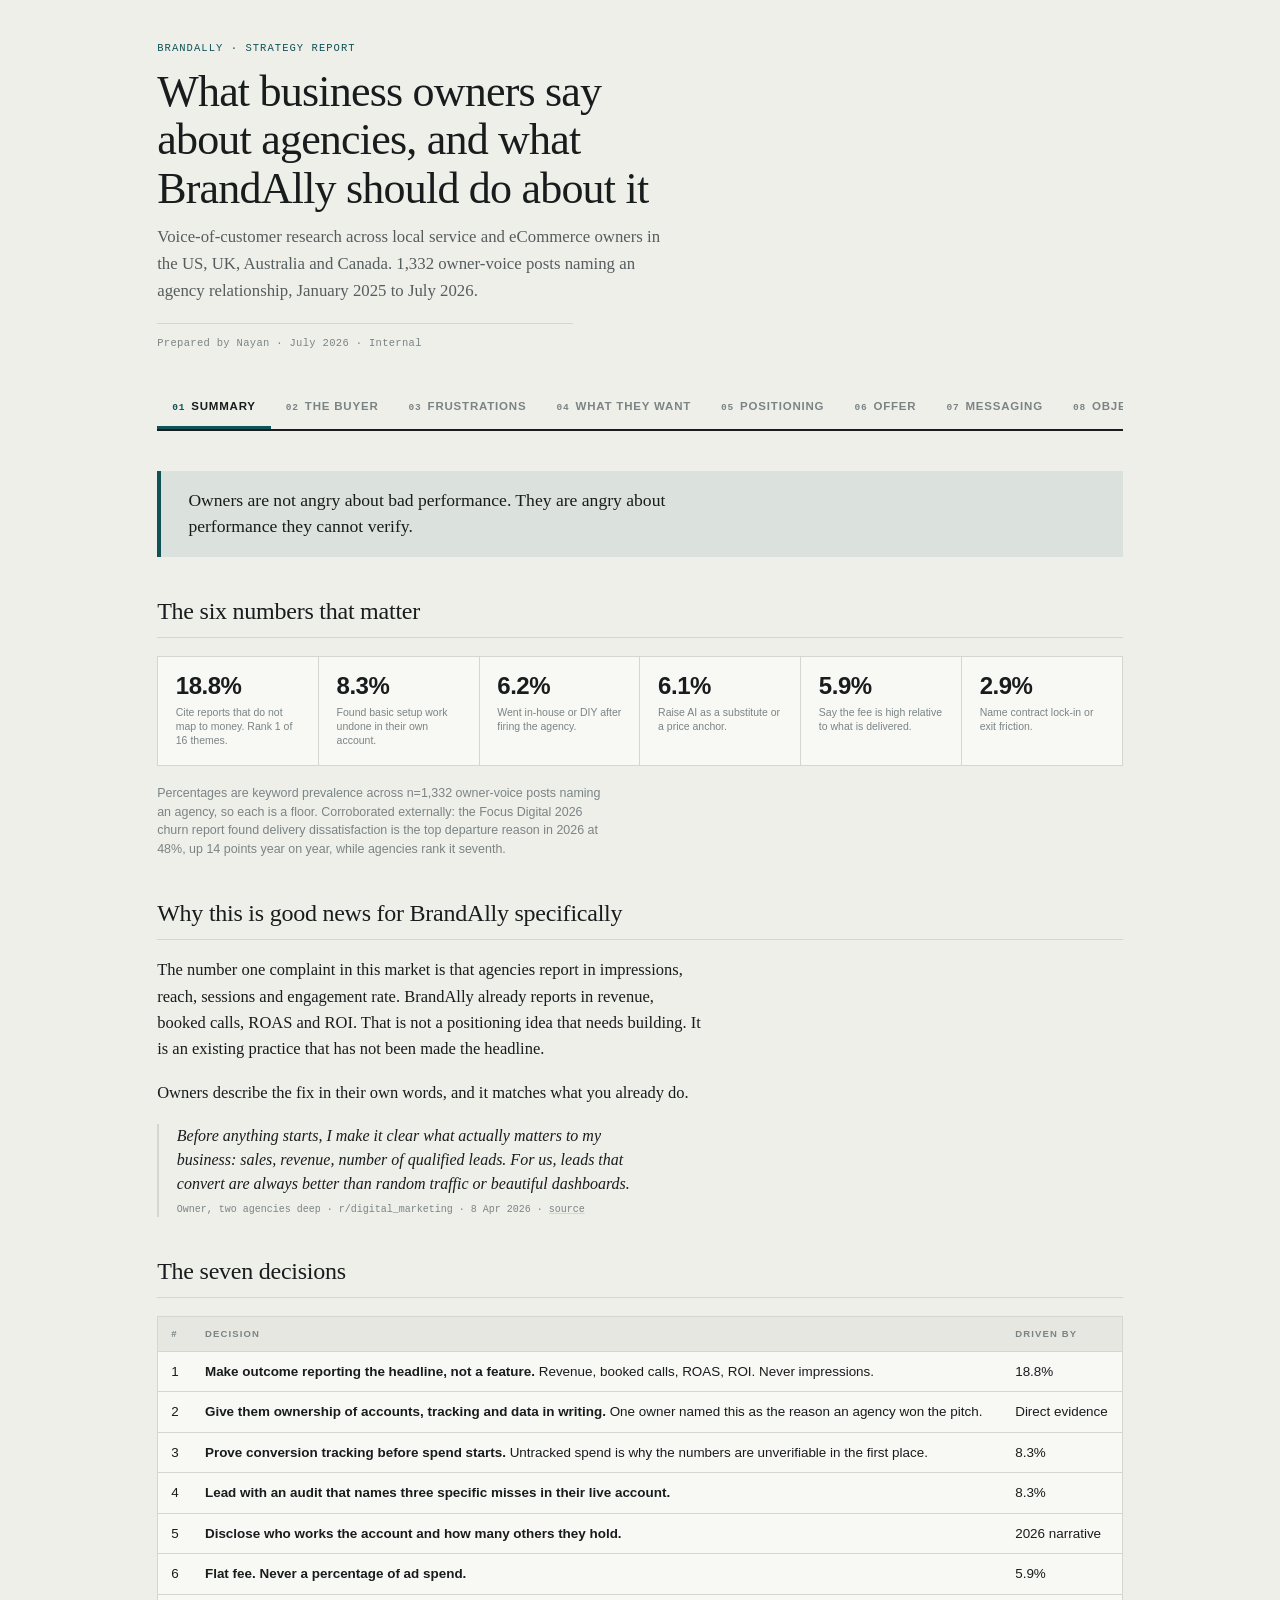
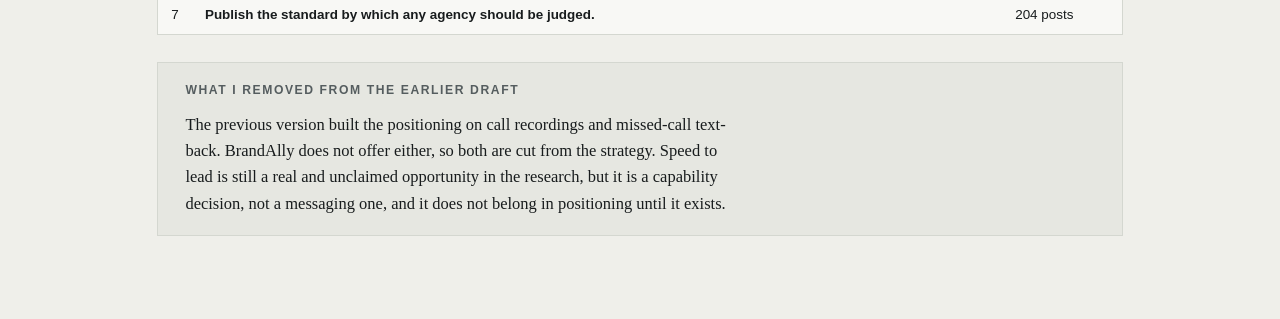
<file: brandally-voc-strategy-report.html>
<!doctype html>
<html lang="en">
<head>
<meta charset="utf-8">
<meta name="viewport" content="width=device-width, initial-scale=1">
<title>BrandAlly Strategy Report: What Owners Say About Agencies</title>
<style>
  :root {
    --paper:#EFEFEA; --surface:#F8F8F5; --sunk:#E6E7E1; --band:#E9EAE4;
    --ink:#181C1D; --ink-2:#555D5F; --ink-3:#7B8485; --rule:#D4D7D0;
    --accent:#0F5257; --accent-ink:#0F5257; --accent-soft:rgba(15,82,87,.09);
    --ok:#3C6A44; --ok-soft:rgba(60,106,68,.10);
    --warn:#8B5E13; --warn-soft:rgba(139,94,19,.11);
    --crit:#96372A; --crit-soft:rgba(150,55,42,.10);
    --serif:"Iowan Old Style","Palatino Linotype",Palatino,"Book Antiqua",Georgia,serif;
    --ui:-apple-system,BlinkMacSystemFont,"Segoe UI",Roboto,Helvetica,Arial,sans-serif;
    --mono:ui-monospace,SFMono-Regular,"SF Mono",Menlo,Consolas,monospace;
    --measure:66ch;
    --s1:.35rem; --s2:.7rem; --s3:1.1rem; --s4:1.7rem; --s5:2.5rem; --s6:3.6rem;
  }
  @media (prefers-color-scheme: dark) {
    :root {
      --paper:#0F1516; --surface:#151D1E; --sunk:#1A2324; --band:#18201F;
      --ink:#E8EBE8; --ink-2:#A2ACAB; --ink-3:#798485; --rule:#25302F;
      --accent:#63B7B2; --accent-ink:#80CAC4; --accent-soft:rgba(99,183,178,.13);
      --ok:#7CB082; --ok-soft:rgba(124,176,130,.13);
      --warn:#D2A35A; --warn-soft:rgba(210,163,90,.13);
      --crit:#DB8473; --crit-soft:rgba(219,132,115,.13);
    }
  }
  :root[data-theme="dark"] {
    --paper:#0F1516; --surface:#151D1E; --sunk:#1A2324; --band:#18201F;
    --ink:#E8EBE8; --ink-2:#A2ACAB; --ink-3:#798485; --rule:#25302F;
    --accent:#63B7B2; --accent-ink:#80CAC4; --accent-soft:rgba(99,183,178,.13);
    --ok:#7CB082; --ok-soft:rgba(124,176,130,.13);
    --warn:#D2A35A; --warn-soft:rgba(210,163,90,.13);
    --crit:#DB8473; --crit-soft:rgba(219,132,115,.13);
  }
  :root[data-theme="light"] {
    --paper:#EFEFEA; --surface:#F8F8F5; --sunk:#E6E7E1; --band:#E9EAE4;
    --ink:#181C1D; --ink-2:#555D5F; --ink-3:#7B8485; --rule:#D4D7D0;
    --accent:#0F5257; --accent-ink:#0F5257; --accent-soft:rgba(15,82,87,.09);
    --ok:#3C6A44; --ok-soft:rgba(60,106,68,.10);
    --warn:#8B5E13; --warn-soft:rgba(139,94,19,.11);
    --crit:#96372A; --crit-soft:rgba(150,55,42,.10);
  }

  *{box-sizing:border-box}
  html,body{margin:0;padding:0}
  html{scroll-behavior:smooth}
  body{background:var(--paper);color:var(--ink);font-family:var(--serif);font-size:16.5px;line-height:1.6;-webkit-font-smoothing:antialiased}

  .wrap{max-width:1020px;margin:0 auto;padding:0 var(--s4) var(--s6)}

  /* masthead */
  .mast{padding:var(--s5) 0 var(--s3)}
  .kicker{font-family:var(--mono);font-size:10.5px;letter-spacing:.1em;text-transform:uppercase;color:var(--accent-ink);margin:0 0 var(--s2)}
  h1{font-family:var(--serif);font-weight:400;font-size:clamp(1.9rem,4.6vw,2.75rem);line-height:1.1;letter-spacing:-.018em;margin:0 0 var(--s2);max-width:24ch;text-wrap:balance}
  .sub{font-size:1.05rem;color:var(--ink-2);max-width:62ch;margin:0 0 var(--s3)}
  .credit{font-family:var(--mono);font-size:10.5px;color:var(--ink-3);letter-spacing:.03em;border-top:1px solid var(--rule);padding-top:var(--s2)}

  /* tabs */
  .tabs{position:sticky;top:0;z-index:20;background:var(--paper);border-bottom:2px solid var(--ink);margin-bottom:var(--s5);overflow-x:auto;-webkit-overflow-scrolling:touch}
  .tabs-inner{display:flex;gap:0;min-width:max-content}
  .tabs button{
    font-family:var(--ui);font-size:11.5px;font-weight:600;letter-spacing:.07em;text-transform:uppercase;
    color:var(--ink-3);background:transparent;border:0;border-bottom:3px solid transparent;
    padding:13px 15px;cursor:pointer;white-space:nowrap;transition:color .15s,border-color .15s
  }
  .tabs button:hover{color:var(--ink)}
  .tabs button[aria-selected="true"]{color:var(--ink);border-bottom-color:var(--accent)}
  .tabs button .tn{font-family:var(--mono);font-size:9.5px;color:var(--ink-3);margin-right:6px}
  .tabs button[aria-selected="true"] .tn{color:var(--accent-ink)}
  button:focus-visible,a:focus-visible{outline:2px solid var(--accent);outline-offset:2px}

  .panel[hidden]{display:none}
  .panel{animation:fade .18s ease-out}
  @keyframes fade{from{opacity:0}to{opacity:1}}

  /* takeaway bar */
  .takeaway{
    background:var(--accent-soft);border-left:4px solid var(--accent);
    padding:var(--s3) var(--s4);margin-bottom:var(--s5)
  }
  .takeaway p{margin:0;max-width:62ch;font-size:1.1rem;line-height:1.45}
  .takeaway b{font-weight:400;font-family:var(--serif)}

  h2{font-family:var(--serif);font-weight:400;font-size:1.5rem;line-height:1.2;letter-spacing:-.01em;margin:var(--s5) 0 var(--s3);padding-bottom:var(--s2);border-bottom:1px solid var(--rule);text-wrap:balance}
  h2:first-of-type{margin-top:0}
  h3{font-family:var(--ui);font-size:.76rem;letter-spacing:.13em;text-transform:uppercase;font-weight:700;color:var(--ink-2);margin:var(--s4) 0 var(--s2)}
  p{max-width:var(--measure);margin:0 0 var(--s3)}
  a{color:var(--accent-ink)}
  .fine{font-family:var(--ui);font-size:.78rem;color:var(--ink-3);max-width:var(--measure);line-height:1.5}

  /* stats */
  .stats{display:grid;grid-template-columns:repeat(auto-fit,minmax(132px,1fr));gap:1px;background:var(--rule);border:1px solid var(--rule);margin:0 0 var(--s3)}
  .stat{background:var(--surface);padding:var(--s3)}
  .stat .n{font-family:var(--ui);font-size:1.5rem;font-weight:700;letter-spacing:-.02em;font-variant-numeric:tabular-nums;display:block;line-height:1}
  .stat .c{font-family:var(--ui);font-size:10.5px;line-height:1.35;color:var(--ink-3);display:block;margin-top:7px}

  /* frustration blocks */
  .frust{border:1px solid var(--rule);background:var(--surface);margin-bottom:var(--s3)}
  .frust-head{display:flex;flex-wrap:wrap;align-items:baseline;gap:var(--s2);padding:var(--s3) var(--s4);background:var(--band);border-bottom:1px solid var(--rule)}
  .frust-head .rank{font-family:var(--mono);font-size:10.5px;color:var(--ink-3);letter-spacing:.05em}
  .frust-head .name{font-family:var(--serif);font-size:1.22rem;line-height:1.25;flex:1 1 18ch}
  .frust-head .pct{font-family:var(--ui);font-size:1.05rem;font-weight:700;font-variant-numeric:tabular-nums;color:var(--accent-ink)}
  .frust-body{padding:var(--s3) var(--s4) var(--s4)}
  .frust-body > p:first-child{margin-top:0}
  .says{font-family:var(--ui);font-size:10px;letter-spacing:.13em;text-transform:uppercase;color:var(--ink-3);margin:var(--s3) 0 var(--s2)}

  blockquote{margin:0 0 var(--s3);padding:0 0 0 var(--s3);border-left:2px solid var(--rule)}
  blockquote p{font-style:italic;font-size:1rem;line-height:1.5;margin:0 0 6px;max-width:60ch}
  blockquote cite{font-family:var(--mono);font-style:normal;font-size:10px;color:var(--ink-3);line-height:1.5;display:block}
  blockquote cite a{color:var(--ink-3);text-decoration-color:var(--rule)}
  blockquote cite a:hover{color:var(--accent-ink)}

  .means{font-family:var(--ui);font-size:.88rem;line-height:1.5;background:var(--accent-soft);border-left:2px solid var(--accent);padding:var(--s2) var(--s3);margin-top:var(--s3)}
  .means b{display:block;font-size:9.5px;letter-spacing:.13em;text-transform:uppercase;color:var(--accent-ink);margin-bottom:4px}

  /* tables */
  .tw{overflow-x:auto;border:1px solid var(--rule);margin:0 0 var(--s4)}
  table{border-collapse:collapse;width:100%;min-width:540px;font-family:var(--ui);font-size:.84rem;background:var(--surface)}
  th,td{text-align:left;padding:10px 13px;border-bottom:1px solid var(--rule);vertical-align:top;line-height:1.45}
  th{font-size:9.5px;letter-spacing:.12em;text-transform:uppercase;color:var(--ink-3);font-weight:700;background:var(--sunk);white-space:nowrap}
  tbody tr:last-child td{border-bottom:0}
  td.n{font-variant-numeric:tabular-nums;white-space:nowrap}

  /* use / avoid */
  .split{display:grid;grid-template-columns:1fr;gap:1px;background:var(--rule);border:1px solid var(--rule);margin:0 0 var(--s4)}
  @media(min-width:620px){.split{grid-template-columns:1fr 1fr}}
  .col{background:var(--surface);padding:var(--s3) var(--s4) var(--s4)}
  .col h4{font-family:var(--ui);font-size:10px;letter-spacing:.13em;text-transform:uppercase;margin:0 0 var(--s2);font-weight:700}
  .col.yes h4{color:var(--ok)}
  .col.no h4{color:var(--crit)}
  .col ul{list-style:none;margin:0;padding:0;font-family:var(--ui);font-size:.86rem;line-height:1.5}
  .col li{padding:5px 0 5px 18px;position:relative}
  .col.yes li::before{content:"+";position:absolute;left:0;color:var(--ok);font-weight:700}
  .col.no li::before{content:"\00d7";position:absolute;left:0;color:var(--crit);font-weight:700}

  /* copy lines */
  .lines{display:flex;flex-direction:column;gap:var(--s2);margin:0 0 var(--s4)}
  .line{background:var(--surface);border:1px solid var(--rule);padding:var(--s3);display:flex;flex-wrap:wrap;gap:var(--s2);align-items:baseline}
  .line .t{font-family:var(--serif);font-size:1.08rem;line-height:1.32;flex:1 1 22ch}
  .line .cc{font-family:var(--mono);font-size:10px;color:var(--ink-3);white-space:nowrap}
  .line .w{flex:1 1 100%;font-family:var(--ui);font-size:.82rem;color:var(--ink-2);line-height:1.5}
  .line.kill{background:var(--crit-soft)}
  .line.kill .t{text-decoration:line-through;text-decoration-color:var(--crit);color:var(--ink-3)}

  ul.plain{max-width:var(--measure);padding-left:1.05em;margin:0 0 var(--s3)}
  ul.plain li{margin-bottom:var(--s2)}

  .flag{background:var(--crit-soft);border:1px solid var(--rule);border-left:4px solid var(--crit);padding:var(--s3) var(--s4);margin:0 0 var(--s4)}
  .flag h3{margin-top:0;color:var(--crit)}
  .flag p:last-child{margin-bottom:0}

  .note{background:var(--sunk);border:1px solid var(--rule);padding:var(--s3) var(--s4);margin:0 0 var(--s4)}
  .note h3{margin-top:0}
  .note p:last-child{margin-bottom:0}

  footer{border-top:1px solid var(--rule);margin-top:var(--s6);padding-top:var(--s3);font-family:var(--mono);font-size:10.5px;color:var(--ink-3)}

  @media(prefers-reduced-motion:reduce){*{animation:none!important;transition:none!important}html{scroll-behavior:auto}}
</style>
</head>
<body>

<div class="wrap">

  <header class="mast">
    <p class="kicker">BrandAlly &middot; Strategy Report</p>
    <h1>What business owners say about agencies, and what BrandAlly should do about it</h1>
    <p class="sub">
      Voice-of-customer research across local service and eCommerce owners in the US, UK, Australia and Canada.
      1,332 owner-voice posts naming an agency relationship, January 2025 to July 2026.
    </p>
    <p class="credit">Prepared by Nayan &middot; July 2026 &middot; Internal</p>
  </header>

  <nav class="tabs" aria-label="Report sections">
    <div class="tabs-inner" role="tablist">
      <button role="tab" aria-selected="true"  aria-controls="p1" id="t1"><span class="tn">01</span>Summary</button>
      <button role="tab" aria-selected="false" aria-controls="p2" id="t2"><span class="tn">02</span>The Buyer</button>
      <button role="tab" aria-selected="false" aria-controls="p3" id="t3"><span class="tn">03</span>Frustrations</button>
      <button role="tab" aria-selected="false" aria-controls="p4" id="t4"><span class="tn">04</span>What They Want</button>
      <button role="tab" aria-selected="false" aria-controls="p5" id="t5"><span class="tn">05</span>Positioning</button>
      <button role="tab" aria-selected="false" aria-controls="p6" id="t6"><span class="tn">06</span>Offer</button>
      <button role="tab" aria-selected="false" aria-controls="p7" id="t7"><span class="tn">07</span>Messaging</button>
      <button role="tab" aria-selected="false" aria-controls="p8" id="t8"><span class="tn">08</span>Objections</button>
      <button role="tab" aria-selected="false" aria-controls="p9" id="t9"><span class="tn">09</span>Markets</button>
      <button role="tab" aria-selected="false" aria-controls="p10" id="t10"><span class="tn">10</span>Method</button>
    </div>
  </nav>

  <!-- ============ 01 SUMMARY ============ -->
  <div class="panel" id="p1" role="tabpanel" aria-labelledby="t1">

    <div class="takeaway">
      <p><b>Owners are not angry about bad performance. They are angry about performance they cannot verify.</b></p>
    </div>

    <h2>The six numbers that matter</h2>
    <div class="stats">
      <div class="stat"><span class="n">18.8%</span><span class="c">Cite reports that do not map to money. Rank 1 of 16 themes.</span></div>
      <div class="stat"><span class="n">8.3%</span><span class="c">Found basic setup work undone in their own account.</span></div>
      <div class="stat"><span class="n">6.2%</span><span class="c">Went in-house or DIY after firing the agency.</span></div>
      <div class="stat"><span class="n">6.1%</span><span class="c">Raise AI as a substitute or a price anchor.</span></div>
      <div class="stat"><span class="n">5.9%</span><span class="c">Say the fee is high relative to what is delivered.</span></div>
      <div class="stat"><span class="n">2.9%</span><span class="c">Name contract lock-in or exit friction.</span></div>
    </div>
    <p class="fine">
      Percentages are keyword prevalence across n=1,332 owner-voice posts naming an agency, so each is a floor.
      Corroborated externally: the Focus Digital 2026 churn report found delivery dissatisfaction is the top
      departure reason in 2026 at 48%, up 14 points year on year, while agencies rank it seventh.
    </p>

    <h2>Why this is good news for BrandAlly specifically</h2>
    <p>
      The number one complaint in this market is that agencies report in impressions, reach, sessions and
      engagement rate. BrandAlly already reports in revenue, booked calls, ROAS and ROI. That is not a
      positioning idea that needs building. It is an existing practice that has not been made the headline.
    </p>
    <p>
      Owners describe the fix in their own words, and it matches what you already do.
    </p>
    <blockquote>
      <p>Before anything starts, I make it clear what actually matters to my business: sales, revenue, number of qualified leads. For us, leads that convert are always better than random traffic or beautiful dashboards.</p>
      <cite>Owner, two agencies deep &middot; r/digital_marketing &middot; 8 Apr 2026 &middot; <a href="https://reddit.com/r/digital_marketing/comments/1sfgjfs/how_can_you_actually_tell_if_a_digital_marketing/">source</a></cite>
    </blockquote>

    <h2>The seven decisions</h2>
    <div class="tw">
      <table>
        <thead><tr><th>#</th><th>Decision</th><th>Driven by</th></tr></thead>
        <tbody>
          <tr><td class="n">1</td><td><strong>Make outcome reporting the headline, not a feature.</strong> Revenue, booked calls, ROAS, ROI. Never impressions.</td><td class="n">18.8%</td></tr>
          <tr><td class="n">2</td><td><strong>Give them ownership of accounts, tracking and data in writing.</strong> One owner named this as the reason an agency won the pitch.</td><td class="n">Direct evidence</td></tr>
          <tr><td class="n">3</td><td><strong>Prove conversion tracking before spend starts.</strong> Untracked spend is why the numbers are unverifiable in the first place.</td><td class="n">8.3%</td></tr>
          <tr><td class="n">4</td><td><strong>Lead with an audit that names three specific misses in their live account.</strong></td><td class="n">8.3%</td></tr>
          <tr><td class="n">5</td><td><strong>Disclose who works the account and how many others they hold.</strong></td><td class="n">2026 narrative</td></tr>
          <tr><td class="n">6</td><td><strong>Flat fee. Never a percentage of ad spend.</strong></td><td class="n">5.9%</td></tr>
          <tr><td class="n">7</td><td><strong>Publish the standard by which any agency should be judged.</strong></td><td class="n">204 posts</td></tr>
        </tbody>
      </table>
    </div>

    <div class="note">
      <h3>What I removed from the earlier draft</h3>
      <p>
        The previous version built the positioning on call recordings and missed-call text-back. BrandAlly does
        not offer either, so both are cut from the strategy. Speed to lead is still a real and unclaimed
        opportunity in the research, but it is a capability decision, not a messaging one, and it does not
        belong in positioning until it exists.
      </p>
    </div>
  </div>

  <!-- ============ 02 BUYER ============ -->
  <div class="panel" id="p2" role="tabpanel" aria-labelledby="t2" hidden>

    <div class="takeaway">
      <p><b>The buyer is not marketing-naive. They are marketing-burned, and their scepticism is specific and earned.</b></p>
    </div>

    <h2>Where they are when they find you</h2>
    <p>
      The typical poster has bought marketing more than once. They have used a shared-lead marketplace and
      watched the same lead go to four competitors. They have paid an agency somewhere between $850 and $5,000
      a month and received a PDF. Several ran the ads themselves at 10pm after a full day of physical work.
      The question is no longer "does paid advertising work". It is "will this fail the way the last three did".
    </p>

    <h2>The four options they are weighing, in their words</h2>
    <p>
      They are not choosing between agencies. They are choosing between four different shapes of solution, and
      you are one of them.
    </p>
    <blockquote>
      <p>I could try to learn it myself... I could hire someone in house full time. Feels way too early for that... I could find a freelancer on a monthly retainer. This is probably where I'm leaning but I don't know how to find someone who actually knows home services instead of just running ads for everyone under the sun. Feels like a coin flip without good references. Or I could go with one of the bigger agencies. I had a call with one recently and they pitched me hard, but every time I dig around I hear the same story, you sign with the senior person and get handed off to some junior who doesn't know your business.</p>
      <cite>Home services owner, LA &middot; r/AskMarketing &middot; 18 May 2026 &middot; <a href="https://reddit.com/r/AskMarketing/comments/1tgsohn/stuck_on_whether_to_learn_google_ads_myself_hire/">source</a></cite>
    </blockquote>
    <div class="means"><b>What it means for BrandAlly</b>Your competitive set is DIY, a freelancer, and an in-house hire, not other agencies. The winning argument is not "we are a better agency", it is "here is why this shape beats the other three for you right now".</div>

    <h2>The six beliefs they arrive with</h2>
    <div class="tw">
      <table>
        <thead><tr><th>Belief</th><th>Evidence</th></tr></thead>
        <tbody>
          <tr><td><strong>Marketing is a black box built to keep me confused</strong></td><td>Rank 1 theme. 204 posts are owners asking how to evaluate an agency at all.</td></tr>
          <tr><td><strong>I judge everything by one question: did it produce revenue</strong></td><td>Appears in owner language across all four markets and every vertical examined.</td></tr>
          <tr><td><strong>The people who sell me are not the people who serve me</strong></td><td>The most-shared agency critique of 2026, a founder's retainer breakdown, 125 comments.</td></tr>
          <tr><td><strong>I cannot see what the fee pays for</strong></td><td>5.9% of the agency corpus. The reflex question is "do I need all of these services".</td></tr>
          <tr><td><strong>I am time-poor in a physical way</strong></td><td>Owners describe recording content while prepping, calling back from a ladder, editing at 10pm.</td></tr>
          <tr><td><strong>I might be able to do this myself now</strong></td><td>6.2% went in-house or DIY. 6.1% raise AI directly.</td></tr>
        </tbody>
      </table>
    </div>

    <h2>The thing they will not say out loud</h2>
    <p>
      Underneath all six sits an admission owners make only obliquely: they cannot tell competence from
      salesmanship, and it embarrasses them. One eCommerce owner spent a year learning paid ads for the sole
      purpose of being able to tell whether the next agency was lying to him.
    </p>
    <blockquote>
      <p>They were okay but I didn't know enough about ads to trust their reporting so I fired them after a few months... After I fired them I spent a year learning a ton about paid ads, the new andromeda features, etc. Enough to know if an agency was BS'ing me.</p>
      <cite>High six-figure eCommerce brand &middot; r/ecommerce &middot; 22 Oct 2025 &middot; <a href="https://reddit.com/r/ecommerce/comments/1od0c4w/learnings_after_working_with_marketing_agencies/">source</a></cite>
    </blockquote>

    <h2>The B2B variant</h2>
    <p>
      Since BrandAlly runs LinkedIn as well as Google and Meta, the B2B buyer matters. Same wound, different
      vocabulary, bigger budget.
    </p>
    <blockquote>
      <p>After years with agencies, we're ready for something different, a single, dedicated expert who will genuinely understand our business, not a rotating cast of account managers. We want someone who thinks like a partner, not a vendor.</p>
      <cite>B2B SaaS company, Dallas, $700K annual Google budget, 3:1 target ROAS &middot; r/googleads &middot; 12 Mar 2026 &middot; <a href="https://reddit.com/r/googleads/comments/1rs7lyo/hiring_b2b_saas_google_ads_manager_700k_budget/">source</a></cite>
    </blockquote>
    <div class="means"><b>What it means for BrandAlly</b>At B2B budget levels the buyer is actively looking for a named individual over an agency structure. Lead with the operator, not the company.</div>
  </div>

  <!-- ============ 03 FRUSTRATIONS ============ -->
  <div class="panel" id="p3" role="tabpanel" aria-labelledby="t3" hidden>

    <div class="takeaway">
      <p><b>Eight frustrations, ranked by how often owners raise them. Everything in this report traces back to these.</b></p>
    </div>

    <article class="frust">
      <div class="frust-head"><span class="rank">RANK 1</span><span class="name">The report does not answer "did this make me money"</span><span class="pct">18.8%</span></div>
      <div class="frust-body">
        <p>The single largest complaint in the market, in every country and every vertical. Owners are handed impressions, sessions and engagement rate, and have no way to connect any of it to revenue.</p>
        <p class="says">What they say</p>
        <blockquote>
          <p>i asked them whats different and they just showed me graphs. cool graphs but my phone still wasnt ringing.</p>
          <cite>Local service owner &middot; r/SmallBusinessOwners &middot; 28 Feb 2026 &middot; <a href="https://reddit.com/r/SmallBusinessOwners/comments/1rgrfob/anyone_feels_google_ads_waste_of_money/">source</a></cite>
        </blockquote>
        <blockquote>
          <p>every single digital marketing seo agency handed us the same shiny deck, promised page one rankings in 90 days, then sent monthly reports stuffed with vanity metrics while our actual traffic stayed dead flat.</p>
          <cite>Two years, three agencies &middot; r/AskMarketing &middot; 24 Jun 2026 &middot; <a href="https://reddit.com/r/AskMarketing/comments/1ue5g3f/how_do_you_actually_tell_a_good_digital_marketing/">source</a></cite>
        </blockquote>
        <blockquote>
          <p>I used to get reports that were full of impressions, reach, random percentages going up. But no real connection to outcomes... And more importantly: the numbers are consistent month to month, not changing every time.</p>
          <cite>Owner, two agencies deep &middot; r/digital_marketing &middot; 8 Apr 2026 &middot; <a href="https://reddit.com/r/digital_marketing/comments/1sfgjfs/how_can_you_actually_tell_if_a_digital_marketing/">source</a></cite>
        </blockquote>
        <blockquote>
          <p>The report had three numbers. brand impressions: 184k, website sessions: 2,100, engagement rate: 4.7%. That was it. No booked jobs. No form submissions. No lead source breakdown. Nothing tied to revenue... He's paying them $33,600 a year.</p>
          <cite>Reported speech: an auditor describing a roofer's agency report &middot; r/smallbusiness &middot; 7 May 2026 &middot; <a href="https://reddit.com/r/smallbusiness/comments/1t5z4kp/contractor_paying_33k_a_year_to_marketing_agency/">source</a></cite>
        </blockquote>
        <div class="means"><b>What it means for BrandAlly</b>Revenue, booked calls, ROAS and ROI reporting is your headline, not a bullet on a services page. Note the second requirement in the third quote: the metric definitions must not change month to month. Shifting metrics reads as hiding.</div>
      </div>
    </article>

    <article class="frust">
      <div class="frust-head"><span class="rank">RANK 2</span><span class="name">The basics were never done, and I found out myself</span><span class="pct">8.3%</span></div>
      <div class="frust-body">
        <p>Owners now open their own accounts and check. It is always the same short list: no negative keywords, geographic leakage, an ignored Google Business Profile, conversion tracking that was never set up properly.</p>
        <p class="says">What they say</p>
        <blockquote>
          <p>When I started looking at the search terms report, I noticed a ton of stuff like: "cleaning jobs near me", "how to start a cleaning business", "cleaning supplies wholesale", "merry maids reviews"... "office cleaning" (I only do residential).</p>
          <cite>Residential cleaning owner, $12k spent, 2 leads &middot; r/PPC &middot; 10 Apr 2026 &middot; <a href="https://reddit.com/r/PPC/comments/1shrplp/spent_12k_on_google_ads_over_3_months_and_only/">source</a></cite>
        </blockquote>
        <blockquote>
          <p>I didn't see them add any negatives the first week of the campaign after which I added several hundred from the search term reports.</p>
          <cite>Car body repair owner, 6 weeks in &middot; r/googleads &middot; 18 Jun 2026 &middot; <a href="https://reddit.com/r/googleads/comments/1u8xfui/realisitic_expectations_from_an_agency/">source</a></cite>
        </blockquote>
        <blockquote>
          <p>they work 30 hours a week on my account... I did all of that 6 months after the agency started because they never touched the GBP. They listed GBP optimization in their reports as something that should be completed, but they never made it clear that they expected me to do it.</p>
          <cite>Printing company owner, 10 months in &middot; r/SEO &middot; 17 Feb 2026 &middot; <a href="https://reddit.com/r/SEO/comments/1r6wwe2/is_this_normal_for_a_seo_agency_10_months_30/">source</a></cite>
        </blockquote>
        <div class="means"><b>What it means for BrandAlly</b>The pre-sale audit is the highest-converting first touch available, because it confirms a suspicion the prospect already has and cannot check alone.</div>
      </div>
    </article>

    <article class="frust">
      <div class="frust-head"><span class="rank">RANK 3</span><span class="name">Sold by the senior, served by a junior</span><span class="pct">Defining 2026 story</span></div>
      <div class="frust-body">
        <p>Low keyword count, enormous narrative weight. It shows up as a story rather than a phrase, and it is now the default assumption a prospect brings to a first call.</p>
        <p class="says">What they say</p>
        <blockquote>
          <p>My ad account was immediately handed off to a 22-year-old junior media buyer who, I later found out, was juggling 14 other clients at the exact same time... I realized I wasn't paying for elite marketing performance. I was just funding their sales machine.</p>
          <cite>Multi-brand founder, $5,000/mo retainer &middot; r/Entrepreneur &middot; 16 Mar 2026 &middot; 125 comments &middot; <a href="https://reddit.com/r/Entrepreneur/comments/1rv8lo0/a_few_years_ago_i_paid_a_marketing_agency_5000mo/">source</a></cite>
        </blockquote>
        <blockquote>
          <p>every time I dig around I hear the same story, you sign with the senior person and get handed off to some junior who doesn't know your business.</p>
          <cite>Home services owner, LA &middot; r/AskMarketing &middot; 18 May 2026 &middot; <a href="https://reddit.com/r/AskMarketing/comments/1tgsohn/stuck_on_whether_to_learn_google_ads_myself_hire/">source</a></cite>
        </blockquote>
        <blockquote>
          <p>My account manager changed last month and the new one hasn't set up call tracking yet.</p>
          <cite>Roofer paying $2,800/mo, reported speech &middot; r/smallbusiness &middot; 7 May 2026 &middot; <a href="https://reddit.com/r/smallbusiness/comments/1t5z4kp/contractor_paying_33k_a_year_to_marketing_agency/">source</a></cite>
        </blockquote>
        <div class="means"><b>What it means for BrandAlly</b>Name the operator and their account cap in writing. This is the objection where a small team has a structural advantage, and the advantage only counts if it is stated as a number.</div>
      </div>
    </article>

    <article class="frust">
      <div class="frust-head"><span class="rank">RANK 4</span><span class="name">I cannot see what the fee pays for</span><span class="pct">5.9%</span></div>
      <div class="frust-body">
        <p>Not price sensitivity. Value blindness. Owners price-anchor on what they can see being done, and a wide bundle reads as padding rather than generosity.</p>
        <p class="says">What they say</p>
        <blockquote>
          <p>Does $850/month in management fees seem reasonable for what sounds like a set-it-and-forget-it approach?</p>
          <cite>Residential cleaning owner &middot; r/PPC &middot; 10 Apr 2026 &middot; <a href="https://reddit.com/r/PPC/comments/1shrplp/spent_12k_on_google_ads_over_3_months_and_only/">source</a></cite>
        </blockquote>
        <blockquote>
          <p>Is $1,800 a fair price for this marketing + website package?... and the advertising budget is not included. Do I need all of the services in this package?</p>
          <cite>Cleaning business owner &middot; r/cleaningbusiness &middot; 19 Jul 2026 &middot; <a href="https://reddit.com/r/cleaningbusiness/comments/1v0yvc4/is_1800_a_fair_price_for_this_marketing_website/">source</a></cite>
        </blockquote>
        <blockquote>
          <p>they charged us 4 months of retainer with no active campaigns running</p>
          <cite>FBA brand, six firms deep &middot; r/PPC &middot; 10 Apr 2026 &middot; <a href="https://reddit.com/r/PPC/comments/1shwuwk/looking_for_a_full_service_agency_but_having/">source</a></cite>
        </blockquote>
        <div class="means"><b>What it means for BrandAlly</b>Unbundle the scope and anchor the fee against one customer or one job, not against a monthly marketing line.</div>
      </div>
    </article>

    <article class="frust">
      <div class="frust-head"><span class="rank">RANK 5</span><span class="name">The money went and nothing came back</span><span class="pct">Named with figures</span></div>
      <div class="frust-body">
        <p>When owners quantify the loss they do it precisely, and the number is usually in the thousands. These are the figures a prospect is comparing your fee against.</p>
        <p class="says">What they say</p>
        <blockquote>
          <p>Spent $12K on Google Ads over 3 months and only got 2 leads. ~$9,400 in actual ad spend + $2,600 in management fees. Two leads total, one of which wasn't even qualified.</p>
          <cite>Residential cleaning owner &middot; r/PPC &middot; 10 Apr 2026 &middot; <a href="https://reddit.com/r/PPC/comments/1shrplp/spent_12k_on_google_ads_over_3_months_and_only/">source</a></cite>
        </blockquote>
        <blockquote>
          <p>I spent over $14,000 on Google Ads and got ZERO leads. No walk-ins, no bookings, just clicks and burnt cash.</p>
          <cite>Skin clinic owner, Sydney &middot; r/AskMarketing &middot; 25 Jul 2025 &middot; <a href="https://reddit.com/r/AskMarketing/comments/1m8vq4n/help_i_run_a_skin_clinic_lost_14k_on_google_ads/">source</a></cite>
        </blockquote>
        <blockquote>
          <p>I've just hired an agency 3 months ago to run my ads, and I've just lost £4000, all my savings.</p>
          <cite>Small brand owner, 390 orders in 3 years &middot; r/smallbusiness &middot; 24 Jan 2025 &middot; <a href="https://reddit.com/r/smallbusiness/comments/1i93a2u/my_business_is_failing/">source</a></cite>
        </blockquote>
        <blockquote>
          <p>I feel like having gone with this agency I've just wasted more money for similar or worse results than what i could've achieved.</p>
          <cite>Car body repair owner &middot; r/googleads &middot; 18 Jun 2026 &middot; <a href="https://reddit.com/r/googleads/comments/1u8xfui/realisitic_expectations_from_an_agency/">source</a></cite>
        </blockquote>
        <div class="means"><b>What it means for BrandAlly</b>The emotional stake is higher than the fee suggests. For a chunk of this market the previous failure consumed savings, so risk reversal matters more than a bigger promise.</div>
      </div>
    </article>

    <article class="frust">
      <div class="frust-head"><span class="rank">RANK 6</span><span class="name">I cannot tell a good agency from a good salesperson</span><span class="pct">204 posts asking</span></div>
      <div class="frust-body">
        <p>The meta-frustration underneath all the others, and the most commercially useful one, because it is the only one no competitor is answering.</p>
        <p class="says">What they say</p>
        <blockquote>
          <p>How are you supposed to tell a legit digital marketing seo agency from one that's just really good at selling retainers?</p>
          <cite>r/AskMarketing &middot; 24 Jun 2026 &middot; <a href="https://reddit.com/r/AskMarketing/comments/1ue5g3f/how_do_you_actually_tell_a_good_digital_marketing/">source</a></cite>
        </blockquote>
        <blockquote>
          <p>I've spoken with six different agencies so far... whenever I ask detailed questions about implementation, the answers become vague very quickly. One sales rep couldn't really explain how they handle technical SEO issues... A lot of these conversations left me feeling like I was talking to salespeople rather than the people who would actually be doing the work.</p>
          <cite>r/smallbusiness &middot; 4 Jun 2026 &middot; <a href="https://reddit.com/r/smallbusiness/comments/1twr39i/seriously_is_95_of_the_seo_agency_world_just_a/">source</a></cite>
        </blockquote>
        <blockquote>
          <p>the hardest part isn't finding an agency, it's knowing whether they're genuinely improving your business or just doing stuff that looks like work.</p>
          <cite>Australian owner &middot; r/ausbusiness &middot; 8 Apr 2026 &middot; <a href="https://reddit.com/r/ausbusiness/comments/1sfgk8k/how_do_you_actually_tell_if_a_digital_marketing/">source</a></cite>
        </blockquote>
        <div class="means"><b>What it means for BrandAlly</b>Publish the evaluation standard. Whoever teaches this buyer how to judge any agency becomes the reference point rather than one more option on the list.</div>
      </div>
    </article>

    <article class="frust">
      <div class="frust-head"><span class="rank">RANK 7</span><span class="name">I got trapped, and leaving cost me</span><span class="pct">2.9%</span></div>
      <div class="frust-body">
        <p>Lower frequency than assumed, but high intensity, and it rises sharply in the UK and Australia.</p>
        <p class="says">What they say</p>
        <blockquote>
          <p>Performance hasn't met expectations... We decided to move on, but the contract has a 90-day wind-down clause they won't waive. Still have about $13k obligated to them.</p>
          <cite>r/PPC &middot; 14 Aug 2025 &middot; <a href="https://reddit.com/r/PPC/comments/1mpqpuf/leaving_my_agency_stuck_paying_for_90_more_days/">source</a></cite>
        </blockquote>
        <blockquote>
          <p>The last one locked us into a year long contract and basically ghosted us the second we asked why our leads weren't going up.</p>
          <cite>r/AskMarketing &middot; 24 Jun 2026 &middot; <a href="https://reddit.com/r/AskMarketing/comments/1ue5g3f/how_do_you_actually_tell_a_good_digital_marketing/">source</a></cite>
        </blockquote>
        <blockquote>
          <p>I'm struggling to work out who to go with as I don't want to get stuck in a contract with a company who isn't really communicating with us.</p>
          <cite>UK online clothing business, Liverpool &middot; r/smallbusinessuk &middot; 20 Nov 2025 &middot; <a href="https://reddit.com/r/smallbusinessuk/comments/1p27c1v/looking_for_some_advice_on_choosing_an_seo_agency/">source</a></cite>
        </blockquote>
        <div class="means"><b>What it means for BrandAlly</b>Thirty-day rolling with no wind-down charge, stated plainly. In Australia this also aligns with the ACCC's 2025-26 focus on early termination and non-cancellation clauses.</div>
      </div>
    </article>

    <article class="frust">
      <div class="frust-head"><span class="rank">RANK 8</span><span class="name">You do not understand my business</span><span class="pct">2.9%</span></div>
      <div class="frust-body">
        <p>Lower frequency, but it predicts retention. Vertical-specific providers retain SMB clients measurably better than generalists.</p>
        <p class="says">What they say</p>
        <blockquote>
          <p>I tried working with a large digital marketing firm in the US and it was a mismatch, they treated me like any other ecommerce store.</p>
          <cite>Artisan jewellery brand, BC &middot; r/canadasmallbusiness &middot; 6 Jun 2026 &middot; <a href="https://reddit.com/r/canadasmallbusiness/comments/1tytw59/ive_spent_years_building_a_niche_jewelry_business/">source</a></cite>
        </blockquote>
        <blockquote>
          <p>I paid a marketing agency but they send me a social media template every month and want me to run a skin membership subscription of sorts which does not work very well for me as i am a doctor.</p>
          <cite>Aesthetics clinic owner &middot; r/MedSpa &middot; 2 Jul 2026 &middot; <a href="https://reddit.com/r/MedSpa/comments/1ulqvlv/aesthetics_clinic_marketing/">source</a></cite>
        </blockquote>
        <blockquote>
          <p>I don't know how to find someone who actually knows home services instead of just running ads for everyone under the sun.</p>
          <cite>Home services owner, LA &middot; r/AskMarketing &middot; 18 May 2026 &middot; <a href="https://reddit.com/r/AskMarketing/comments/1tgsohn/stuck_on_whether_to_learn_google_ads_myself_hire/">source</a></cite>
        </blockquote>
        <div class="means"><b>What it means for BrandAlly</b>The niche positioning is doing real work here, and the last quote is the buyer actively searching for what BrandAlly is. Only claim the verticals you can evidence.</div>
      </div>
    </article>
  </div>

  <!-- ============ 04 WHAT THEY WANT ============ -->
  <div class="panel" id="p4" role="tabpanel" aria-labelledby="t4" hidden>

    <div class="takeaway">
      <p><b>They are not asking for better results. They are asking to be able to check the results themselves.</b></p>
    </div>

    <h2>What they care about, ranked</h2>
    <div class="tw">
      <table>
        <thead><tr><th>#</th><th>What they want</th><th>How they phrase it</th></tr></thead>
        <tbody>
          <tr><td class="n">1</td><td><strong>Revenue, leads that convert, jobs booked</strong></td><td>"sales, revenue, number of qualified leads"</td></tr>
          <tr><td class="n">2</td><td><strong>Numbers that stay defined the same way every month</strong></td><td>"the numbers are consistent month to month, not changing every time"</td></tr>
          <tr><td class="n">3</td><td><strong>Ownership of accounts, analytics and data</strong></td><td>"we would retain ownership of all accounts, analytics, and data"</td></tr>
          <tr><td class="n">4</td><td><strong>To know who is actually doing the work</strong></td><td>"a single, dedicated expert... not a rotating cast of account managers"</td></tr>
          <tr><td class="n">5</td><td><strong>Someone who knows their specific industry</strong></td><td>"instead of just running ads for everyone under the sun"</td></tr>
          <tr><td class="n">6</td><td><strong>Freedom to leave</strong></td><td>"month-to-month which is awesome"</td></tr>
          <tr><td class="n">7</td><td><strong>Their time back, with a bounded commitment</strong></td><td>"a second full time job that I didn't sign up for"</td></tr>
          <tr><td class="n">8</td><td><strong>Honesty about whether the channel even fits</strong></td><td>"I even hired a marketing agency because I was terrified that the problem was me"</td></tr>
        </tbody>
      </table>
    </div>

    <h2>The single best piece of evidence in the whole corpus</h2>
    <p>
      An owner comparing six agencies, describing exactly what separated the winner. Every element of it is
      something BrandAlly can do today.
    </p>
    <blockquote>
      <p>I've spoken with a more expensive agency that spent time reviewing our website before the call and pointed out several technical issues that nobody else mentioned. They also emphasized that we would retain ownership of all accounts, analytics, and data, which I appreciated because I've heard horror stories about agencies making it difficult for clients to leave.</p>
      <cite>Owner evaluating six agencies &middot; r/smallbusiness &middot; 4 Jun 2026 &middot; <a href="https://reddit.com/r/smallbusiness/comments/1twr39i/seriously_is_95_of_the_seo_agency_world_just_a/">source</a></cite>
    </blockquote>
    <div class="means"><b>Read this closely</b>Two behaviours won that pitch, and neither is a case study or a result claim. Doing unpaid diagnostic work before the call, and volunteering account ownership without being asked. Both are free. Both are repeatable. Neither requires a capability you do not have.</div>

    <h2>What they demonstrably do not care about</h2>
    <div class="split">
      <div class="col yes">
        <h4>Moves the decision</h4>
        <ul>
          <li>Specific misses found in their live account</li>
          <li>Revenue and booked-call reporting</li>
          <li>Named operator with an account cap</li>
          <li>Written account and data ownership</li>
          <li>Thirty-day terms, no wind-down</li>
          <li>Fee anchored to one customer's value</li>
          <li>Honest "this channel may not fit you"</li>
          <li>Industry-specific detail in the first call</li>
        </ul>
      </div>
      <div class="col no">
        <h4>Does not move the decision</h4>
        <ul>
          <li>Impressions, reach, sessions, engagement rate</li>
          <li>Agency size, headcount, offices</li>
          <li>Awards, badges, partner status</li>
          <li>Number of services in the bundle</li>
          <li>Live dashboards they cannot interpret</li>
          <li>Strategy decks and frameworks</li>
          <li>Follower growth</li>
          <li>Being physically local to them</li>
        </ul>
      </div>
    </div>
    <p class="fine">
      Not one owner-voice post in the corpus cited agency size, awards, or partner status as a reason to buy.
      "The same shiny deck" is now shorthand for the sales stage rather than the work.
    </p>
  </div>

  <!-- ============ 05 POSITIONING ============ -->
  <div class="panel" id="p5" role="tabpanel" aria-labelledby="t5" hidden>

    <div class="takeaway">
      <p><b>Not "we get better results". Every agency says that and the buyer cannot check it. The position is: we report the numbers you would check anyway.</b></p>
    </div>

    <h2>Positioning statement</h2>
    <p>
      For the owner who has already paid an agency and could never tell what it bought them, BrandAlly runs
      paid advertising on Google, Meta and LinkedIn and reports in the only numbers that settle the question:
      revenue, booked calls, and return on spend. The accounts, the tracking and the data stay in their name,
      so the numbers are theirs to check rather than yours to claim.
    </p>

    <h2>The three pillars</h2>
    <div class="tw">
      <table>
        <thead><tr><th>Pillar</th><th>The claim</th><th>The proof it rests on</th><th>Frustration answered</th></tr></thead>
        <tbody>
          <tr>
            <td><strong>Outcome reporting</strong></td>
            <td>We report revenue, booked calls, ROAS and ROI. Not impressions.</td>
            <td>Conversion tracking proven before spend starts. Same metric definitions every month.</td>
            <td class="n">Rank 1</td>
          </tr>
          <tr>
            <td><strong>Everything in your name</strong></td>
            <td>Ad accounts, tracking and data are yours from day one and stay yours.</td>
            <td>Written into the agreement. Verifiable in-platform, not in our dashboard.</td>
            <td class="n">Rank 6, 7</td>
          </tr>
          <tr>
            <td><strong>You know who is working on it</strong></td>
            <td>A named operator, with a stated cap on how many accounts they hold.</td>
            <td>Named in the agreement and on the site.</td>
            <td class="n">Rank 3</td>
          </tr>
        </tbody>
      </table>
    </div>

    <h2>The short line</h2>
    <div class="lines">
      <div class="line">
        <span class="t">Revenue, not impressions.</span>
        <span class="cc">[24 chars]</span>
        <span class="w">The shortest statement of the number one frustration and BrandAlly's actual practice at the same time. Works across Google, Meta and LinkedIn, and across local services and eCommerce.</span>
      </div>
      <div class="line">
        <span class="t">You should not have to trust us. You should be able to check.</span>
        <span class="cc">[60 chars]</span>
        <span class="w">The positioning in one sentence. Use as the subheading under the H1, or as the closing line on a sales call.</span>
      </div>
    </div>

    <h2>What the position is not</h2>
    <ul class="plain">
      <li><strong>Not "full service".</strong> Wide scope reads as padding. The reflex response is "do I need all of these services", not "what a good deal".</li>
      <li><strong>Not "we get you more leads".</strong> Lead volume is the metric the last agency used to look busy. Owners have learned to distrust it.</li>
      <li><strong>Not "the small agency where you deal with the founder".</strong> True, common, unprovable. Convert it into a disclosed account cap instead.</li>
      <li><strong>Not a results claim in the headline.</strong> Results claims are unverifiable to this buyer, so they sit below the fold as support, never as the lead.</li>
    </ul>
  </div>

  <!-- ============ 06 OFFER ============ -->
  <div class="panel" id="p6" role="tabpanel" aria-labelledby="t6" hidden>

    <div class="takeaway">
      <p><b>Every component below removes one documented objection. Nothing here is value padding, and nothing here needs a capability BrandAlly does not have.</b></p>
    </div>

    <h2>Offer components</h2>
    <div class="tw">
      <table>
        <thead><tr><th>Component</th><th>The objection it removes</th><th>Evidence</th></tr></thead>
        <tbody>
          <tr><td><strong>Reporting in revenue, booked calls, ROAS and ROI, with fixed metric definitions</strong></td><td>I cannot tell whether this made me money</td><td class="n">Rank 1</td></tr>
          <tr><td><strong>Conversion tracking audited and proven before spend starts</strong></td><td>The numbers might not even be real</td><td class="n">Rank 2</td></tr>
          <tr><td><strong>Ad accounts, tracking and data in their name, permanently</strong></td><td>I will be held hostage by the next one too</td><td class="n">Rank 6, 7</td></tr>
          <tr><td><strong>Named operator with a published account cap</strong></td><td>I will be sold by you and served by a junior</td><td class="n">Rank 3</td></tr>
          <tr><td><strong>Thirty-day rolling, no wind-down charge</strong></td><td>I will be trapped paying for something that is not working</td><td class="n">Rank 7</td></tr>
          <tr><td><strong>Flat fee, never a percentage of ad spend</strong></td><td>They earn more when they waste more of my money</td><td class="n">Rank 4</td></tr>
          <tr><td><strong>A stated ceiling on their time: one call plus account access</strong></td><td>This becomes another job I did not sign up for</td><td class="n">Time poverty</td></tr>
          <tr><td><strong>An honest channel-fit verdict, including "not yet"</strong></td><td>They will take my money either way</td><td class="n">Rank 6</td></tr>
        </tbody>
      </table>
    </div>

    <h2>The ladder</h2>
    <div class="tw">
      <table>
        <thead><tr><th>Rung</th><th>What it is</th><th>Why it exists</th></tr></thead>
        <tbody>
          <tr><td><strong>No contact</strong></td><td>The ten-question agency evaluation checklist, published and downloadable</td><td>Meets the 204 posts asking how to judge an agency. Captures intent before they are ready to speak to anyone.</td></tr>
          <tr><td><strong>Free</strong></td><td>Account audit naming three specific misses: negatives and search terms, geo leakage, conversion tracking, GBP</td><td>The behaviour that won a six-agency pitch. Costs an hour and works on a prospect with no results yet.</td></tr>
          <tr><td><strong>Entry</strong></td><td>Thirty-day paid pilot with a defined outcome target, assets retained by them either way</td><td>Bounded risk for a buyer whose last failure cost them thousands, sometimes their savings.</td></tr>
          <tr><td><strong>Ongoing</strong></td><td>Flat monthly fee, reported against revenue and booked calls</td><td>Ties the relationship to their scoreboard without pricing against their ad spend.</td></tr>
        </tbody>
      </table>
    </div>

    <div class="flag">
      <h3>Capability decision, not a messaging decision</h3>
      <p>
        Speed to lead is the largest unclaimed differentiator in the local-services research. Missed calls and
        unanswered after-hours enquiries are a loss owners name to the dollar, and no agency in the corpus
        offers to fix it. One contractor lost a $6,600 job to a 25-minute callback delay. A medspa found half
        of its after-hours enquiries booked elsewhere overnight.
      </p>
      <p>
        BrandAlly does not currently offer call handling, recording or missed-call follow-up, so none of this
        is in the positioning above. It is flagged here as a service-line decision worth making deliberately,
        not as copy to write now.
      </p>
    </div>
  </div>

  <!-- ============ 07 MESSAGING ============ -->
  <div class="panel" id="p7" role="tabpanel" aria-labelledby="t7" hidden>

    <div class="takeaway">
      <p><b>Write in the register owners already use. Every line below is built from words that appear in the corpus.</b></p>
    </div>

    <h2>Lead lines, ranked by evidence weight</h2>
    <div class="lines">
      <div class="line">
        <span class="t">Your last agency reported impressions. We report revenue.</span>
        <span class="cc">[57 chars]</span>
        <span class="w">Rank 1. Aimed at the top frustration, and it states an existing BrandAlly practice rather than a promise. H1 and cold email subject pattern.</span>
      </div>
      <div class="line">
        <span class="t">What did your last agency actually make you? Most owners cannot answer.</span>
        <span class="cc">[70 chars]</span>
        <span class="w">Rank 2. Problem-first. Strongest on cold traffic and outbound because it is a question they genuinely cannot answer and it stings.</span>
      </div>
      <div class="line">
        <span class="t">The accounts stay in your name. So do the numbers.</span>
        <span class="cc">[49 chars]</span>
        <span class="w">Rank 3. Directly mirrors what won a six-agency pitch. Strongest against a prospect currently mid-evaluation.</span>
      </div>
      <div class="line">
        <span class="t">You will know who is running your account. And how many others they have.</span>
        <span class="cc">[72 chars]</span>
        <span class="w">Rank 4. Answers the defining 2026 objection with a disclosure rather than a claim. Strongest in the US and at B2B budget levels.</span>
      </div>
    </div>

    <h2>Never use</h2>
    <div class="lines">
      <div class="line kill">
        <span class="t">Guaranteed page one in 90 days</span>
        <span class="cc">banned</span>
        <span class="w">This exact promise appears in the corpus as the marker of a bad agency. Owners quote it back as evidence they were conned.</span>
      </div>
      <div class="line kill">
        <span class="t">Full service marketing</span>
        <span class="cc">banned</span>
        <span class="w">A roofer paying $2,800 a month for "full service marketing" and receiving three vanity numbers is the archetype in this research.</span>
      </div>
      <div class="line kill">
        <span class="t">Let us take marketing off your plate</span>
        <span class="cc">banned</span>
        <span class="w">Category-generic and unprovable, and it is what the last three said. Replace with the bounded time commitment.</span>
      </div>
      <div class="line kill">
        <span class="t">We are passionate about growing your business</span>
        <span class="cc">banned</span>
        <span class="w">Zero information. This buyer reads warmth without specifics as the sales stage, not the work.</span>
      </div>
    </div>

    <h2>Vocabulary</h2>
    <div class="split">
      <div class="col yes">
        <h4>Their words, use these</h4>
        <ul>
          <li>Revenue</li>
          <li>Booked calls, booked jobs</li>
          <li>Leads that convert</li>
          <li>Qualified</li>
          <li>Return on spend</li>
          <li>What it actually cost me</li>
          <li>Tyre-kickers, price shoppers</li>
          <li>Out of area</li>
          <li>Wasted spend</li>
        </ul>
      </div>
      <div class="col no">
        <h4>Agency words, avoid these</h4>
        <ul>
          <li>Impressions, reach, sessions</li>
          <li>Engagement rate</li>
          <li>Brand awareness</li>
          <li>Holistic, end-to-end, full funnel</li>
          <li>Synergy, partnership, journey</li>
          <li>Best-in-class, cutting-edge</li>
          <li>Data-driven (unmodified)</li>
          <li>Leveraging, unlocking</li>
          <li>Let us handle it</li>
        </ul>
      </div>
    </div>

    <h2>Channel notes</h2>
    <div class="tw">
      <table>
        <thead><tr><th>Channel</th><th>Buyer state</th><th>Message emphasis</th></tr></thead>
        <tbody>
          <tr><td><strong>Google Search</strong></td><td>Actively shopping for an agency, often mid-evaluation across four or five</td><td>The evaluation checklist and account ownership. They are comparing, so give them the comparison criteria.</td></tr>
          <tr><td><strong>Meta</strong></td><td>Cold, scrolling, has a grudge they will tell you about unprompted</td><td>The frustration hook first. Impressions versus revenue, or "what did your last agency actually make you".</td></tr>
          <tr><td><strong>LinkedIn</strong></td><td>B2B, larger budget, explicitly looking for a person rather than an agency</td><td>Named operator, account cap, and pipeline or booked-call reporting. Lead with the individual.</td></tr>
        </tbody>
      </table>
    </div>
  </div>

  <!-- ============ 08 OBJECTIONS ============ -->
  <div class="panel" id="p8" role="tabpanel" aria-labelledby="t8" hidden>

    <div class="takeaway">
      <p><b>Answer the belief, not the sentence. The surface objection is almost never the real one.</b></p>
    </div>

    <div class="tw">
      <table>
        <thead><tr><th>They say</th><th>They believe</th><th>The move</th></tr></thead>
        <tbody>
          <tr>
            <td><strong>"We tried an agency and it did not work"</strong></td>
            <td>The category is unaccountable, not this one agency</td>
            <td>Do not defend. Ask what happened, let them finish, then three specifics: was conversion tracking ever set up properly, were negative keywords added before launch, and did any report ever tie spend to revenue. The answer is almost always no, and that is the pitch.</td>
          </tr>
          <tr>
            <td><strong>"How do I know you are not like the last three?"</strong></td>
            <td>I have no way to evaluate any of you and I am tired of guessing</td>
            <td>Hand over the checklist, including the questions that would expose you. "Here are ten questions to ask any agency, including me. If I cannot answer all ten on this call, do not hire me."</td>
          </tr>
          <tr>
            <td><strong>"Why not just hire a freelancer or someone in-house?"</strong></td>
            <td>Most of a retainer pays for sales and account management, not work in my account</td>
            <td>Agree with the maths, do not argue it. Then separate the roles honestly. A freelancer is a real option. What you are buying instead is three platforms run as one system, tracking that survives a platform change, and someone accountable to a revenue number rather than a task list. Name the operator and the account cap here.</td>
          </tr>
          <tr>
            <td><strong>"Can I not just do this with AI now?"</strong></td>
            <td>Execution is commoditised and I am being charged as if it is not</td>
            <td>Concede fully, then reframe to accountability. "AI will build the campaign. It will not tell you the campaign was measuring the wrong conversion for six months, and it does not carry the number with you."</td>
          </tr>
          <tr>
            <td><strong>"That fee is too much"</strong></td>
            <td>I cannot see what the money buys, so any number feels arbitrary</td>
            <td>Do not discount. Unbundle, then anchor against one customer. "What is a new customer worth to you over a year?" Compare the fee to that, never to a monthly marketing line.</td>
          </tr>
          <tr>
            <td><strong>"We already get leads from Angi, Thumbtack or Bark"</strong></td>
            <td>I have a lead source, even if I resent it</td>
            <td>"How many other companies got that same lead?" They know. Then use the dated facts: Bark cut credit expiry from twelve months to three in November 2025, and Google discontinued the consumer money-back Guaranteed on 7 November 2025.</td>
          </tr>
          <tr>
            <td><strong>"Do you know my industry?"</strong></td>
            <td>Generic strategy will burn my budget</td>
            <td>Only claim it where it is true. Where it is not: "Not yet in depth. Here is what I know cold, and here is what I would spend the first week learning." Honesty outperforms a bluff with an owner-operator, and specialists retain SMB clients measurably better, so go deep on few verticals rather than shallow on many.</td>
          </tr>
          <tr>
            <td><strong>"How long before I see something?"</strong></td>
            <td>The last one said 90 days and then said it again</td>
            <td>Give the real answer with a check window. Paid ads should show signal in weeks, and if everything is flat at the one to three month mark and the only explanation is "it takes time", that is a red flag. Say that before they have to ask.</td>
          </tr>
        </tbody>
      </table>
    </div>

    <h2>The ten questions to publish</h2>
    <p>
      Taken from what owners actually posted in 2025 and 2026. This is the top-of-funnel asset and the sales
      call agenda at the same time.
    </p>
    <ul class="plain">
      <li>What did last month's spend produce in revenue or booked calls?</li>
      <li>Is conversion tracking installed, and can I see what it is counting?</li>
      <li>Who set the KPIs, me or you?</li>
      <li>Will the metric definitions be the same next month as this month?</li>
      <li>Were negative keywords added before the campaign launched?</li>
      <li>What is in the search terms report that should not be there?</li>
      <li>Who specifically works on my account, and how many others do they hold?</li>
      <li>Do I own the ad accounts, the analytics and the data, and can I take them with me?</li>
      <li>What is the notice period, and is there a wind-down charge?</li>
      <li>What would make you tell me this channel is not right for my business?</li>
    </ul>
  </div>

  <!-- ============ 09 MARKETS ============ -->
  <div class="panel" id="p9" role="tabpanel" aria-labelledby="t9" hidden>

    <div class="takeaway">
      <p><b>One offer, four opening lines. The mechanism does not change by market. The dominant fear does.</b></p>
    </div>

    <div class="tw">
      <table>
        <thead><tr><th>Market</th><th>Sample</th><th>Dominant fear</th><th>Open with</th></tr></thead>
        <tbody>
          <tr>
            <td><strong>United States</strong></td><td class="n">n=1,181</td>
            <td>Sold by the senior, served by a junior</td>
            <td>The staffing disclosure, before they raise it. Named operator and account cap in the first fold.</td>
          </tr>
          <tr>
            <td><strong>United Kingdom</strong></td><td class="n">n=96</td>
            <td>I do not know what a normal price is, and I will be tied in</td>
            <td>Published pricing and a stated notice period. The UK objection is opacity, not competence.</td>
          </tr>
          <tr>
            <td><strong>Australia</strong></td><td class="n">n=33</td>
            <td>The contract, specifically</td>
            <td>No lock-in, in the first line. The ACCC named auto-renewals, early termination fees and non-cancellation clauses in its 2025-26 enforcement priorities, so it carries weight here it does not carry elsewhere.</td>
          </tr>
          <tr>
            <td><strong>Canada</strong></td><td class="n">n=28</td>
            <td>Spending before anyone has vouched for you</td>
            <td>Referral proof and the smallest possible first commitment. Canadian owners ask for recommendations far more than they post complaints.</td>
          </tr>
        </tbody>
      </table>
    </div>
    <p class="fine">
      Samples are owner-voice posts mentioning an agency relationship. The US figure absorbs every post with no
      location signal, so it is inflated and the other three are floors. Treat AU and CA as directional,
      supported by the regulator and survey data in the source document.
    </p>

    <h2>Vertical evidence strength</h2>
    <p>Use this when deciding which verticals to claim on the site.</p>
    <div class="tw">
      <table>
        <thead><tr><th>Vertical</th><th>Owner-voice agency posts</th><th>Safe to claim research on?</th></tr></thead>
        <tbody>
          <tr><td>Roofing and home services</td><td class="n">59</td><td>Yes. Best-evidenced local vertical.</td></tr>
          <tr><td>eCommerce, apparel</td><td class="n">55</td><td>Yes.</td></tr>
          <tr><td>eCommerce, food and beverage</td><td class="n">42</td><td>Directionally.</td></tr>
          <tr><td>Dog services</td><td class="n">37</td><td>No. See the note below.</td></tr>
          <tr><td>Cleaning</td><td class="n">20</td><td>No. Single strong account only.</td></tr>
        </tbody>
      </table>
    </div>

    <div class="flag">
      <h3>The dog caveat</h3>
      <p>
        BrandAlly sells to dog trainers and board and train facilities, and that is where this research is
        thinnest. Across daycare, boarding, grooming and training the corpus yielded 37 owner-voice posts
        mentioning an agency. r/dogdaycare produced 384 posts in total across nineteen months.
      </p>
      <p>
        What transfers is structure, not sentiment. These businesses convert through a phone call or an enquiry
        form, measure bookings per week, depend on Google Business Profile and reviews, and lose perishable
        enquiries. So the positioning, the reporting model and the audit all run safely at dog businesses.
        Quoting dog-owner language you do not have does not. Twenty recorded conversations with dog business
        operators closes that gap and is the highest-return next step available.
      </p>
    </div>
  </div>

  <!-- ============ 10 METHOD ============ -->
  <div class="panel" id="p10" role="tabpanel" aria-labelledby="t10" hidden>

    <div class="takeaway">
      <p><b>What the research is, and what it cannot be used to claim.</b></p>
    </div>

    <div class="stats">
      <div class="stat"><span class="n">106,593</span><span class="c">Posts crawled across 90 subreddits, Jan 2025 to Jul 2026</span></div>
      <div class="stat"><span class="n">44,603</span><span class="c">Matched marketing, ads or agency terms</span></div>
      <div class="stat"><span class="n">3,858</span><span class="c">Classified as business-owner voice, not agency-side</span></div>
      <div class="stat"><span class="n">1,332</span><span class="c">Owner-voice posts naming an agency relationship</span></div>
      <div class="stat"><span class="n">583</span><span class="c">Of those, posted in 2026</span></div>
    </div>

    <h2>Method</h2>
    <p>
      Reddit blocks automated retrieval, so the corpus was pulled through the Arctic Shift Reddit archive API
      and filtered locally. An owner-voice classifier keeps posts where the author speaks as the buyer and
      drops posts where they speak as the seller, which matters because most posts in the marketing subreddits
      are practitioners talking to practitioners.
    </p>
    <p>
      Secondary sources: Focus Digital 2026 agency churn report, a 1,000-owner Pollfish survey published May
      2026, CFIB Canada September 2025 survey, ASBFEO and ACCC material from Australia, Google Local Services
      Ads platform changes 2024 to 2025, Bark and Checkatrade pricing changes 2025, and a 2025 peer-reviewed
      study of SME and digital-marketing-provider relationships.
    </p>

    <h2>Limits</h2>
    <ul class="plain">
      <li>Pet care and cleaning are under-evidenced. Do not present those as researched findings.</li>
      <li>Australia and Canada rest on 33 and 28 posts. Those conclusions lean on regulator and survey data.</li>
      <li>Geography is tagged by textual markers, so any post without a currency symbol or city name defaults to US. The US figure is inflated.</li>
      <li>Reddit over-represents complaint and under-represents quiet satisfaction. The retention data partly counterbalances this.</li>
      <li>Trustpilot, Quora, ContractorTalk, UK Business Forums, Flying Solo and all Facebook groups were unreachable, which removes a large seam of UK and Australian trades voice.</li>
      <li>Theme percentages are keyword prevalence, not human-coded classification. They understate every theme. Use them to rank, not to quote.</li>
      <li>One quote in section 03 is reported speech, an auditor relaying a roofer's words. It is labelled as such and the report structure it describes, not the wording, is the evidence.</li>
    </ul>

    <footer>
      Full research document with all verbatim sources, per-vertical and per-market detail:
      clients/_research/agency-voc-us-uk-au-ca-2025-2026.md
    </footer>
  </div>

</div>

<script>
(function(){
  var tabs = Array.prototype.slice.call(document.querySelectorAll('[role="tab"]'));
  function show(tab){
    tabs.forEach(function(t){
      var sel = t === tab;
      t.setAttribute('aria-selected', String(sel));
      var panel = document.getElementById(t.getAttribute('aria-controls'));
      if (panel) { if (sel) { panel.removeAttribute('hidden'); } else { panel.setAttribute('hidden',''); } }
    });
    if (window.scrollY > 220) { window.scrollTo({ top: 220 }); }
  }
  tabs.forEach(function(t, i){
    t.addEventListener('click', function(){ show(t); });
    t.addEventListener('keydown', function(e){
      var d = e.key === 'ArrowRight' ? 1 : e.key === 'ArrowLeft' ? -1 : 0;
      if (!d) return;
      e.preventDefault();
      var next = tabs[(i + d + tabs.length) % tabs.length];
      next.focus(); show(next);
    });
  });
})();
</script>

</body>
</html>
</file>
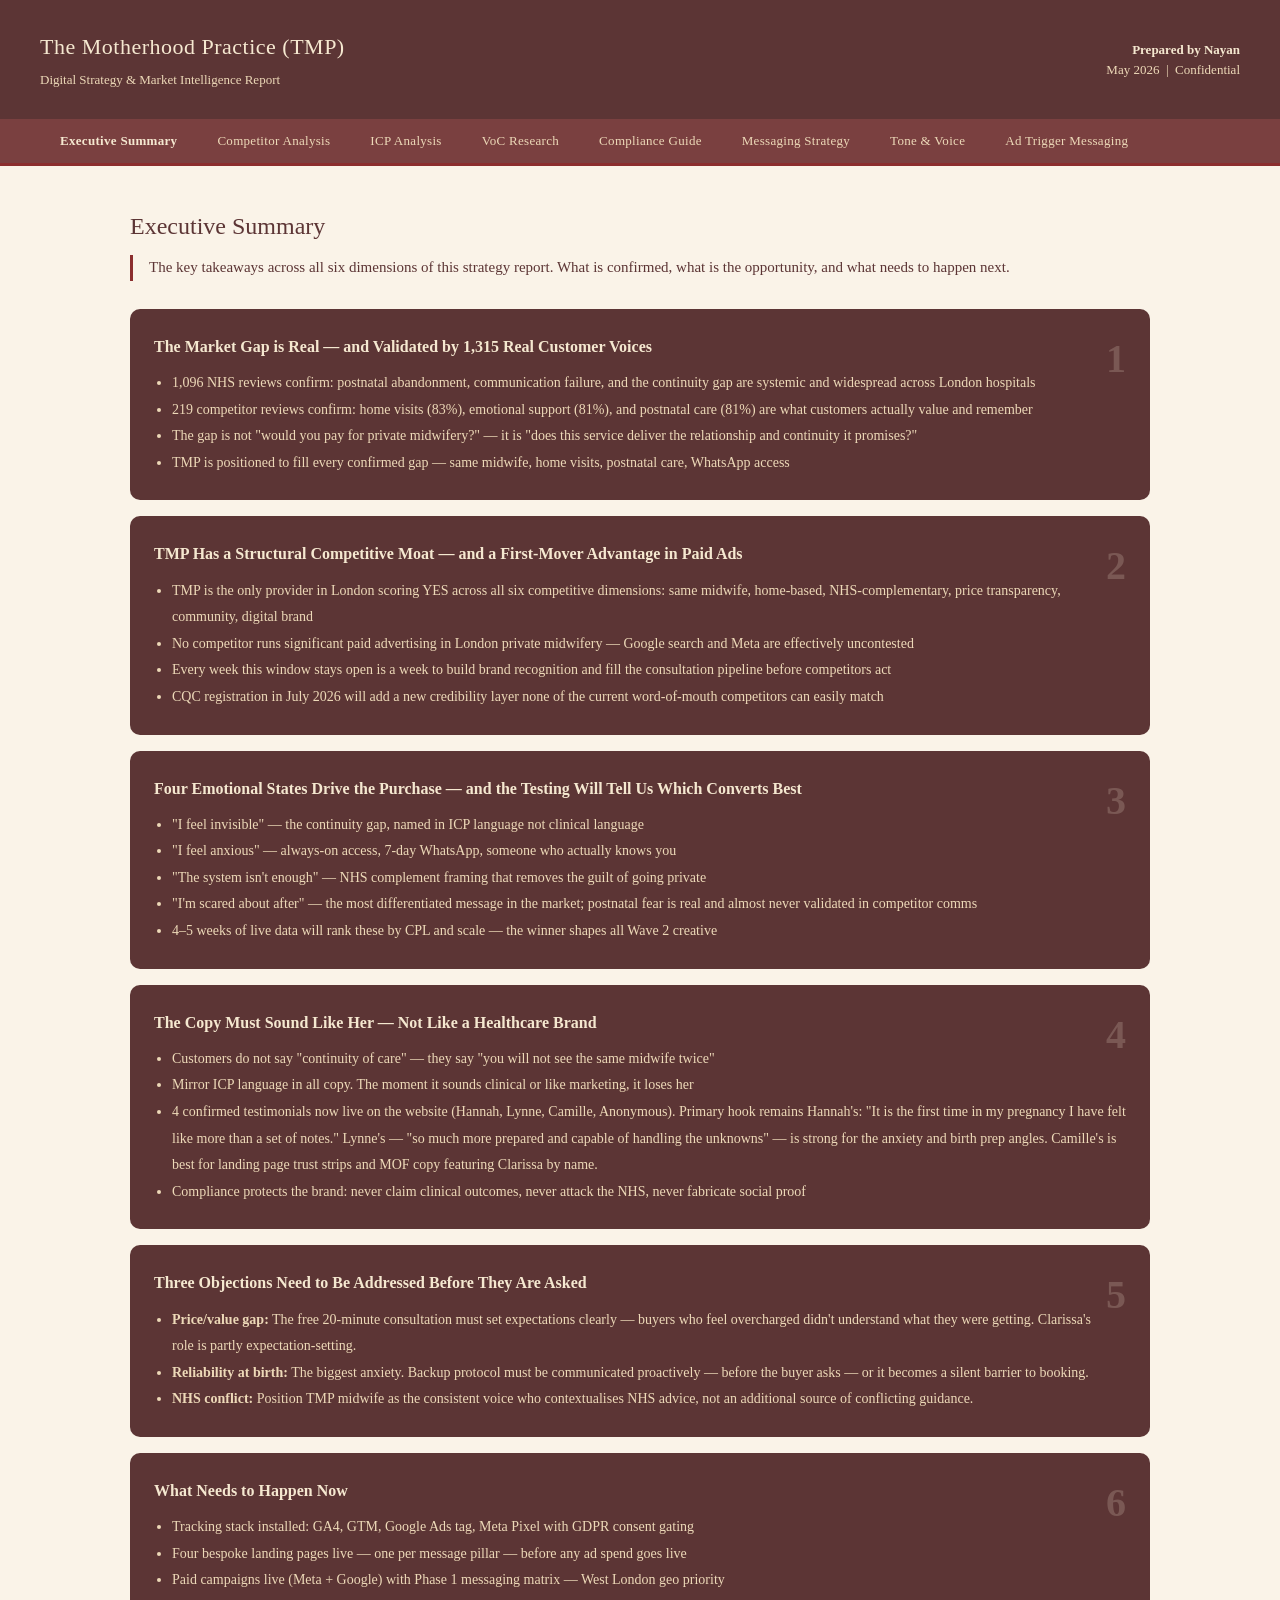
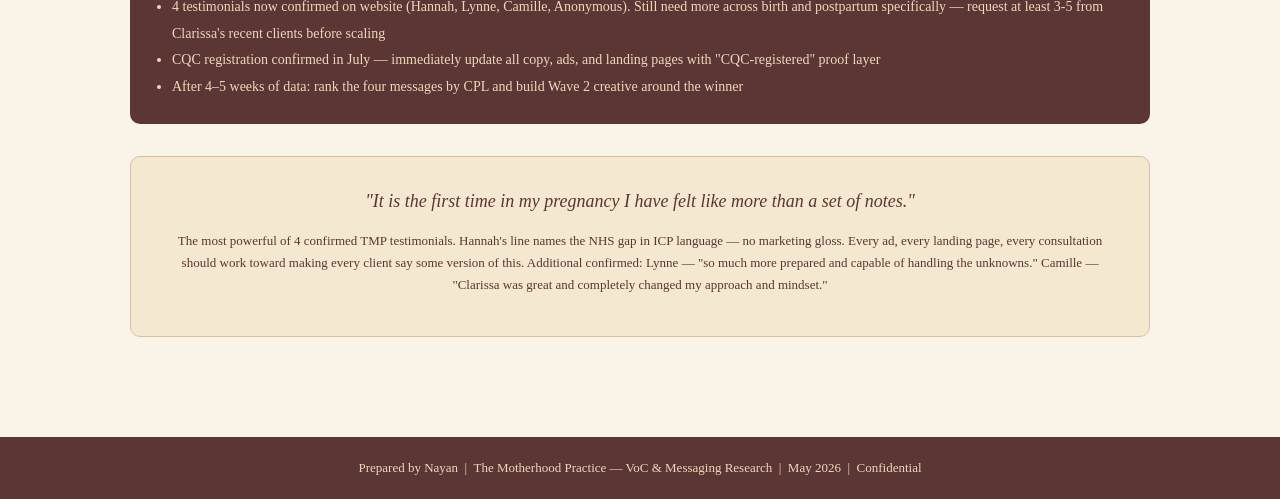
<file: tmp-strategy-report.html>
<!DOCTYPE html>
<html lang="en">

<head>
  <meta charset="UTF-8">
  <meta name="viewport" content="width=device-width, initial-scale=1.0">
  <title>The Motherhood Practice — Strategy Report</title>
  <style>
    :root {
      --primary: #5C3535;
      --primary-light: #7A4040;
      --accent: #8B2E2E;
      --card: #F5E8D0;
      --card-alt: #EDD9B8;
      --page-bg: #FAF3E8;
      --text-dark: #2C1A1A;
      --text-mid: #5C3535;
      --text-light: #F5E8D0;
      --white: #FFFFFF;
      --border: #D4C0A0;
      --green: #3D6B4B;
      --red: #8B2E2E;
      --amber: #8B6B2E;
      --blue: #2E4A6B;
      --tag-green: #E8F3EC;
      --tag-red: #F3E8E8;
      --tag-amber: #F3EFE8;
    }

    * {
      box-sizing: border-box;
      margin: 0;
      padding: 0;
    }

    body {
      font-family: 'Georgia', serif;
      background: var(--page-bg);
      color: var(--text-dark);
      font-size: 15px;
      line-height: 1.7;
    }

    /* HEADER */
    .site-header {
      background: var(--primary);
      padding: 28px 40px;
      display: flex;
      justify-content: space-between;
      align-items: center;
    }

    .site-header h1 {
      color: var(--text-light);
      font-size: 22px;
      font-weight: normal;
      letter-spacing: 0.5px;
    }

    .site-header .meta {
      color: var(--card-alt);
      font-size: 13px;
      text-align: right;
      line-height: 1.5;
    }

    .site-header .meta strong {
      color: var(--text-light);
      display: block;
    }

    /* NAV TABS */
    .tab-nav {
      background: var(--primary-light);
      display: flex;
      overflow-x: auto;
      padding: 0 40px;
      border-bottom: 3px solid var(--accent);
    }

    .tab-btn {
      padding: 14px 20px;
      color: var(--card-alt);
      font-size: 13px;
      cursor: pointer;
      border: none;
      background: none;
      white-space: nowrap;
      letter-spacing: 0.3px;
      transition: all 0.2s;
      border-bottom: 3px solid transparent;
      margin-bottom: -3px;
      font-family: inherit;
    }

    .tab-btn:hover {
      color: var(--text-light);
      background: rgba(255, 255, 255, 0.05);
    }

    .tab-btn.active {
      color: var(--text-light);
      border-bottom: 3px solid var(--card);
      font-weight: bold;
    }

    /* CONTENT */
    .tab-content {
      display: none;
      padding: 40px;
      max-width: 1100px;
      margin: 0 auto;
    }

    .tab-content.active {
      display: block;
    }

    /* TYPOGRAPHY */
    h2 {
      color: var(--primary);
      font-size: 24px;
      margin-bottom: 8px;
      font-weight: normal;
    }

    h3 {
      color: var(--accent);
      font-size: 17px;
      margin: 24px 0 10px;
      font-weight: bold;
    }

    h4 {
      color: var(--primary);
      font-size: 15px;
      margin: 16px 0 6px;
      font-weight: bold;
    }

    p {
      margin-bottom: 12px;
      color: var(--text-dark);
    }

    .section-intro {
      color: var(--text-mid);
      font-size: 15px;
      margin-bottom: 28px;
      border-left: 3px solid var(--accent);
      padding-left: 16px;
      line-height: 1.7;
    }

    /* CARDS */
    .card {
      background: var(--card);
      border-radius: 10px;
      padding: 24px;
      margin-bottom: 20px;
      border: 1px solid var(--border);
    }

    .card-grid {
      display: grid;
      grid-template-columns: repeat(auto-fit, minmax(280px, 1fr));
      gap: 20px;
      margin-bottom: 24px;
    }

    .card h3 {
      margin-top: 0;
    }

    .card-dark {
      background: var(--primary);
      border-radius: 10px;
      padding: 24px;
      margin-bottom: 20px;
      color: var(--text-light);
    }

    .card-dark h3 {
      color: var(--card);
    }

    .card-dark p {
      color: var(--card-alt);
    }

    /* TABLES */
    table {
      width: 100%;
      border-collapse: collapse;
      margin: 16px 0 24px;
      font-size: 14px;
    }

    th {
      background: var(--primary);
      color: var(--text-light);
      padding: 12px 14px;
      text-align: left;
      font-weight: normal;
      letter-spacing: 0.3px;
    }

    td {
      padding: 11px 14px;
      border-bottom: 1px solid var(--border);
      vertical-align: top;
    }

    tr:nth-child(even) td {
      background: var(--card-alt);
    }

    tr:nth-child(odd) td {
      background: var(--card);
    }

    /* TAGS */
    .tag {
      display: inline-block;
      padding: 3px 10px;
      border-radius: 20px;
      font-size: 12px;
      margin: 2px;
    }

    .tag-green {
      background: var(--tag-green);
      color: var(--green);
      border: 1px solid #B8D9C4;
    }

    .tag-red {
      background: var(--tag-red);
      color: var(--red);
      border: 1px solid #D9B8B8;
    }

    .tag-amber {
      background: var(--tag-amber);
      color: var(--amber);
      border: 1px solid #D9CEB8;
    }

    .tag-blue {
      background: #E8EDF3;
      color: var(--blue);
      border: 1px solid #B8C5D9;
    }

    /* SWOT */
    .swot-grid {
      display: grid;
      grid-template-columns: 1fr 1fr;
      gap: 16px;
      margin-bottom: 24px;
    }

    .swot-box {
      border-radius: 8px;
      padding: 20px;
    }

    .swot-s {
      background: #E8F3EC;
      border: 1px solid #B8D9C4;
    }

    .swot-w {
      background: var(--tag-red);
      border: 1px solid #D9B8B8;
    }

    .swot-o {
      background: #E8EDF3;
      border: 1px solid #B8C5D9;
    }

    .swot-t {
      background: var(--tag-amber);
      border: 1px solid #D9CEB8;
    }

    .swot-box h4 {
      margin-top: 0;
      font-size: 13px;
      text-transform: uppercase;
      letter-spacing: 1px;
      margin-bottom: 10px;
    }

    .swot-s h4 {
      color: var(--green);
    }

    .swot-w h4 {
      color: var(--red);
    }

    .swot-o h4 {
      color: var(--blue);
    }

    .swot-t h4 {
      color: var(--amber);
    }

    .swot-box ul {
      padding-left: 16px;
      font-size: 13px;
      line-height: 1.8;
    }

    /* QUOTE */
    .quote-block {
      background: var(--primary);
      color: var(--text-light);
      border-radius: 8px;
      padding: 20px 24px;
      margin: 16px 0;
      font-style: italic;
      position: relative;
    }

    .quote-block::before {
      content: '"';
      font-size: 60px;
      color: rgba(255, 255, 255, 0.15);
      position: absolute;
      top: 4px;
      left: 16px;
      line-height: 1;
      font-style: normal;
    }

    .quote-block p {
      color: var(--card-alt);
      padding-left: 20px;
      margin-bottom: 6px;
    }

    .quote-source {
      font-size: 12px;
      color: rgba(245, 232, 208, 0.6);
      padding-left: 20px;
      font-style: normal;
    }

    /* PILLS */
    .pill-row {
      display: flex;
      flex-wrap: wrap;
      gap: 8px;
      margin: 10px 0;
    }

    .pill {
      background: var(--primary);
      color: var(--text-light);
      padding: 5px 14px;
      border-radius: 20px;
      font-size: 13px;
    }

    .pill-outline {
      border: 1.5px solid var(--primary);
      color: var(--primary);
      padding: 5px 14px;
      border-radius: 20px;
      font-size: 13px;
    }

    /* SCORE BAR */
    .score-row {
      display: flex;
      align-items: center;
      gap: 12px;
      margin: 8px 0;
      font-size: 13px;
    }

    .score-label {
      min-width: 180px;
      color: var(--text-mid);
    }

    .score-bar-bg {
      flex: 1;
      background: var(--border);
      border-radius: 4px;
      height: 8px;
    }

    .score-bar {
      height: 8px;
      border-radius: 4px;
      background: var(--accent);
    }

    /* DIVIDER */
    .divider {
      border: none;
      border-top: 1px solid var(--border);
      margin: 28px 0;
    }

    /* COMPETITOR HEADER */
    .comp-header {
      background: var(--primary);
      color: var(--text-light);
      border-radius: 10px 10px 0 0;
      padding: 18px 24px;
    }

    .comp-header h3 {
      color: var(--card);
      margin: 0;
      font-size: 18px;
    }

    .comp-header .tagline {
      color: var(--card-alt);
      font-size: 13px;
      margin-top: 4px;
    }

    .comp-body {
      background: var(--card);
      border-radius: 0 0 10px 10px;
      padding: 24px;
      border: 1px solid var(--border);
      border-top: none;
      margin-bottom: 24px;
    }

    /* BADGE */
    .badge {
      display: inline-block;
      background: var(--accent);
      color: var(--text-light);
      font-size: 11px;
      padding: 2px 8px;
      border-radius: 4px;
      text-transform: uppercase;
      letter-spacing: 0.5px;
      margin-left: 8px;
      vertical-align: middle;
    }

    .badge-green {
      background: var(--green);
    }

    .badge-amber {
      background: var(--amber);
    }

    /* COPY EXAMPLE */
    .copy-ex {
      background: var(--white);
      border-left: 4px solid var(--accent);
      border-radius: 0 8px 8px 0;
      padding: 14px 18px;
      margin: 10px 0;
      font-size: 14px;
    }

    .copy-ex .label {
      font-size: 11px;
      text-transform: uppercase;
      letter-spacing: 1px;
      color: var(--accent);
      margin-bottom: 6px;
      font-style: normal;
    }

    .copy-ex .copy-text {
      color: var(--text-dark);
      font-style: italic;
    }

    /* EXEC SUMMARY */
    .exec-card {
      background: var(--primary);
      color: var(--text-light);
      border-radius: 10px;
      padding: 24px;
      margin-bottom: 16px;
    }

    .exec-card h3 {
      color: var(--card);
      margin: 0 0 10px;
      font-size: 16px;
    }

    .exec-card ul {
      padding-left: 18px;
      color: var(--card-alt);
      font-size: 14px;
      line-height: 1.9;
    }

    .exec-number {
      font-size: 40px;
      color: rgba(245, 232, 208, 0.2);
      font-weight: bold;
      float: right;
      margin-top: -8px;
    }

    /* FOOTER */
    .site-footer {
      background: var(--primary);
      color: var(--card-alt);
      text-align: center;
      padding: 20px;
      font-size: 13px;
      margin-top: 60px;
    }

    /* RESPONSIVE */
    @media (max-width: 700px) {
      .tab-content {
        padding: 24px 16px;
      }

      .swot-grid {
        grid-template-columns: 1fr;
      }

      .site-header {
        flex-direction: column;
        gap: 10px;
      }

      .site-header .meta {
        text-align: left;
      }
    }

    /* ICP SEGMENT */
    .icp-header {
      background: var(--primary);
      border-radius: 10px 10px 0 0;
      padding: 16px 24px;
      display: flex;
      align-items: center;
      justify-content: space-between;
    }

    .icp-header h3 {
      color: var(--card);
      margin: 0;
    }

    .icp-header .icp-badge {
      background: var(--card);
      color: var(--primary);
      font-size: 11px;
      padding: 3px 10px;
      border-radius: 20px;
      font-weight: bold;
    }

    .icp-body {
      background: var(--card);
      border: 1px solid var(--border);
      border-top: none;
      border-radius: 0 0 10px 10px;
      padding: 24px;
      margin-bottom: 24px;
    }

    .icp-grid {
      display: grid;
      grid-template-columns: 1fr 1fr;
      gap: 16px;
    }

    .icp-section {
      background: var(--white);
      border-radius: 6px;
      padding: 14px;
    }

    .icp-section h4 {
      margin-top: 0;
      font-size: 12px;
      text-transform: uppercase;
      letter-spacing: 0.8px;
      color: var(--accent);
      margin-bottom: 8px;
    }

    .icp-section ul {
      padding-left: 16px;
      font-size: 13px;
      line-height: 1.8;
      color: var(--text-dark);
    }

    /* COMPLIANCE */
    .compliance-row {
      display: flex;
      gap: 12px;
      margin-bottom: 12px;
      align-items: flex-start;
    }

    .compliance-icon {
      width: 28px;
      height: 28px;
      border-radius: 50%;
      display: flex;
      align-items: center;
      justify-content: center;
      font-size: 14px;
      flex-shrink: 0;
      margin-top: 2px;
    }

    .icon-no {
      background: var(--tag-red);
      color: var(--red);
    }

    .icon-yes {
      background: var(--tag-green);
      color: var(--green);
    }

    .compliance-text {
      font-size: 14px;
      line-height: 1.6;
    }

    .compliance-text strong {
      color: var(--text-dark);
    }

    .compliance-text span {
      color: var(--text-mid);
    }
  </style>
</head>

<body>

  <header class="site-header">
    <div>
      <h1>The Motherhood Practice (TMP)</h1>
      <div style="color:var(--card-alt);font-size:13px;margin-top:4px;">Digital Strategy & Market Intelligence Report
      </div>
    </div>
    <div class="meta">
      <strong>Prepared by Nayan</strong>
      May 2026 &nbsp;|&nbsp; Confidential
    </div>
  </header>

  <nav class="tab-nav">
    <button class="tab-btn active" onclick="showTab('exec')">Executive Summary</button>
    <button class="tab-btn" onclick="showTab('competitors')">Competitor Analysis</button>
    <button class="tab-btn" onclick="showTab('icp')">ICP Analysis</button>
    <button class="tab-btn" onclick="showTab('voc')">VoC Research</button>
    <button class="tab-btn" onclick="showTab('compliance')">Compliance Guide</button>
    <button class="tab-btn" onclick="showTab('messaging')">Messaging Strategy</button>
    <button class="tab-btn" onclick="showTab('voice')">Tone &amp; Voice</button>
    <button class="tab-btn" onclick="showTab('triggers')">Ad Trigger Messaging</button>
  </nav>

  <!-- ========== COMPETITORS ========== -->
  <div id="tab-competitors" class="tab-content">
    <h2>Competitive Landscape</h2>
    <p class="section-intro">Analysis based on website research, Google Maps review scraping (910 reviews, 219
      UK-relevant), and NHS maternity review scraping (1,096 reviews across 7 London hospitals). TMP is benchmarked
      across six dimensions against every major provider.</p>

    <div class="card">
      <h3 style="margin-top:0;">The Real Incumbent: NHS Maternity Services</h3>
      <p>The NHS is not a competitor in the traditional sense — TMP complements it. But it is the <strong>incumbent
          every buyer is departing from</strong>. Understanding why is the foundation of every piece of TMP messaging.
      </p>
      <table>
        <tr>
          <th>NHS Gap (from 1,096 real reviews)</th>
          <th>Frequency</th>
          <th>TMP Solution</th>
        </tr>
        <tr>
          <td>Postnatal abandonment — left alone after birth</td>
          <td><span class="tag tag-red">45 reviews</span></td>
          <td>6-week postpartum home visits</td>
        </tr>
        <tr>
          <td>Waiting / access failure — hours on hold</td>
          <td><span class="tag tag-red">43 reviews</span></td>
          <td>7-day WhatsApp access to named midwife</td>
        </tr>
        <tr>
          <td>Communication failure — unreachable</td>
          <td><span class="tag tag-red">23 reviews</span></td>
          <td>Direct line to Clarissa</td>
        </tr>
        <tr>
          <td>Rushed & dismissed — felt like a number</td>
          <td><span class="tag tag-red">13 reviews</span></td>
          <td>Unhurried home appointments</td>
        </tr>
        <tr>
          <td>Continuity gap — different midwife every visit</td>
          <td><span class="tag tag-red">4 explicit + dozens implied</span></td>
          <td>Same midwife, every appointment</td>
        </tr>
      </table>
      <div class="quote-block">
        <p>You will not see the same midwife twice and will have no idea who will attend to you in labour.</p>
        <div class="quote-source">1★ review — University College Hospital (Elizabeth Garrett Anderson Wing)</div>
      </div>
    </div>

    <h3>TMP vs. Competitors — Six-Dimension Positioning Map</h3>
    <table>
      <tr>
        <th>Provider</th>
        <th>Same Midwife</th>
        <th>Home-Based</th>
        <th>NHS-Complementary</th>
        <th>Price Transparency</th>
        <th>Community</th>
        <th>Digital Brand</th>
      </tr>
      <tr>
        <td><strong>TMP</strong> <span class="badge badge-green">You</span></td>
        <td><span class="tag tag-green">✓ YES</span></td>
        <td><span class="tag tag-green">✓ YES</span></td>
        <td><span class="tag tag-green">✓ YES</span></td>
        <td><span class="tag tag-green">✓ YES</span></td>
        <td><span class="tag tag-green">✓ YES</span></td>
        <td><span class="tag tag-green">✓ YES</span></td>
      </tr>
      <tr>
        <td>My Private Midwife</td>
        <td><span class="tag tag-amber">Partial (2 midwives)</span></td>
        <td><span class="tag tag-green">✓ YES</span></td>
        <td><span class="tag tag-green">✓ YES</span></td>
        <td><span class="tag tag-red">✗ NO</span></td>
        <td><span class="tag tag-red">✗ NO</span></td>
        <td><span class="tag tag-amber">Limited</span></td>
      </tr>
      <tr>
        <td>Sage Femme</td>
        <td><span class="tag tag-green">✓ YES</span></td>
        <td><span class="tag tag-green">✓ YES</span></td>
        <td><span class="tag tag-green">✓ YES</span></td>
        <td><span class="tag tag-red">✗ NO</span></td>
        <td><span class="tag tag-red">✗ NO</span></td>
        <td><span class="tag tag-amber">Limited</span></td>
      </tr>
      <tr>
        <td>Neighbourhood Midwives</td>
        <td><span class="tag tag-amber">Varies</span></td>
        <td><span class="tag tag-green">✓ YES</span></td>
        <td><span class="tag tag-green">✓ YES</span></td>
        <td><span class="tag tag-red">✗ NO</span></td>
        <td><span class="tag tag-red">✗ NO</span></td>
        <td><span class="tag tag-red">✗ NO</span></td>
      </tr>
      <tr>
        <td>Womb &amp; Bloom</td>
        <td><span class="tag tag-amber">Partial</span></td>
        <td><span class="tag tag-green">✓ YES</span></td>
        <td><span class="tag tag-amber">Partial</span></td>
        <td><span class="tag tag-red">✗ NO</span></td>
        <td><span class="tag tag-amber">Partial</span></td>
        <td><span class="tag tag-green">✓ YES</span></td>
      </tr>
      <tr>
        <td>Hospital Private (Portland/HCA)</td>
        <td><span class="tag tag-red">✗ NO</span></td>
        <td><span class="tag tag-red">✗ NO</span></td>
        <td><span class="tag tag-red">Replaces NHS</span></td>
        <td><span class="tag tag-green">✓ YES</span></td>
        <td><span class="tag tag-red">✗ NO</span></td>
        <td><span class="tag tag-green">✓ YES</span></td>
      </tr>
    </table>
    <p style="color:var(--green);font-weight:bold;font-size:14px;">TMP is the only provider that scores YES across all
      six dimensions. That is the structural moat.</p>

    <hr class="divider">

    <!-- MY PRIVATE MIDWIFE -->
    <div class="comp-header">
      <h3>My Private Midwife</h3>
      <div class="tagline"><a href="https://www.myprivatemidwife.co.uk" target="_blank" style="color:var(--card-alt);text-decoration:underline;">myprivatemidwife.co.uk</a> — Most reviewed competitor</div>
    </div>
    <div class="comp-body">
      <div class="swot-grid">
        <div class="swot-box swot-s">
          <h4>Strengths</h4>
          <ul>
            <li>Two-midwife model — built-in backup cover</li>
            <li>Wide service range (hypnobirthing, breastfeeding, birth plan)</li>
            <li>Strong individual midwife trust ("Odette" mentioned in many reviews)</li>
            <li>WhatsApp access praised by name in reviews</li>
            <li>24/7 on-call during labour</li>
          </ul>
        </div>
        <div class="swot-box swot-w">
          <h4>Weaknesses</h4>
          <ul>
            <li>Two-midwife model dilutes "same face" positioning</li>
            <li>No pricing transparency — contact required to get a quote</li>
            <li>Website is clinical and cold — no warmth or brand story</li>
            <li>No founder narrative</li>
            <li>1★ reviews cite reliability failure at birth</li>
            <li>1★ reviews cite price/value gap</li>
          </ul>
        </div>
        <div class="swot-box swot-o">
          <h4>TMP Opportunity</h4>
          <ul>
            <li>Cleaner "one midwife" story vs. their two-midwife model</li>
            <li>Upfront pricing — lower entry friction for comparison shoppers</li>
            <li>Founder-led brand is warmer and more trustworthy</li>
            <li>Address their known reliability concern with backup protocol comms</li>
          </ul>
        </div>
        <div class="swot-box swot-t">
          <h4>Watch Out For</h4>
          <ul>
            <li>Strong individual midwife loyalty — switching is hard once trust is formed</li>
            <li>More service breadth (hypnobirthing etc.) may feel more comprehensive</li>
          </ul>
        </div>
      </div>
      <h4>What customers say (from real reviews)</h4>
      <div class="quote-block">
        <p>It's so incomparable to have continuity of care, someone who knows you, someone who you trust.</p>
        <div class="quote-source">5★ review — My Private Midwife</div>
      </div>
      <div class="quote-block">
        <p>They sold themselves as pro natural birth but all they do is take thousands of pounds and do checkups that
          NHS offers for free and push you to give birth at the hospital anyway.</p>
        <div class="quote-source">1★ review — My Private Midwife (price/value gap objection)</div>
      </div>
      <div class="quote-block">
        <p>After accepting to help my wife with her home birth, she then said she could not help. Untrustworthy and
          unreliable.</p>
        <div class="quote-source">1★ review — My Private Midwife (reliability failure at birth)</div>
      </div>
    </div>

    <!-- SAGE FEMME -->
    <div class="comp-header">
      <h3>Sage Femme Midwifery</h3>
      <div class="tagline"><a href="https://www.sagefemme.co.uk" target="_blank" style="color:var(--card-alt);text-decoration:underline;">sagefemme.co.uk</a> — Most established, founded 2006</div>
    </div>
    <div class="comp-body">
      <div class="swot-grid">
        <div class="swot-box swot-s">
          <h4>Strengths</h4>
          <ul>
            <li>20 years in market — brand recognition in word-of-mouth circles</li>
            <li>Founder Nyree: NHS background, mother of five, deep credibility</li>
            <li>Birth advocacy is a specific confirmed strength in reviews</li>
            <li>Postnatal home care highly praised</li>
            <li>WhatsApp mentioned by name as valued</li>
          </ul>
        </div>
        <div class="swot-box swot-w">
          <h4>Weaknesses</h4>
          <ul>
            <li>No pricing transparency — major barrier for comparison shoppers</li>
            <li>Website is dated — warm but not compelling digitally</li>
            <li>Coverage gaps — does NOT cover all 33 London boroughs (South London gaps)</li>
            <li>No paid advertising presence</li>
          </ul>
        </div>
        <div class="swot-box swot-o">
          <h4>TMP Opportunity</h4>
          <ul>
            <li>TMP covers all 33 boroughs — Sage Femme cannot claim this</li>
            <li>Pricing on website = lower friction for the research-led buyer</li>
            <li>More modern digital brand — TMP will win on first impression online</li>
          </ul>
        </div>
        <div class="swot-box swot-t">
          <h4>Watch Out For</h4>
          <ul>
            <li>20-year reputation is hard to compete with on trust alone</li>
            <li>Strong postnatal care reputation — TMP must match this</li>
          </ul>
        </div>
      </div>
      <h4>What customers say (from real reviews)</h4>
      <div class="quote-block">
        <p>I think it's invaluable to build a trusting relationship with the people who will be with you at your most
          vulnerable, both during delivery and the days after.</p>
        <div class="quote-source">5★ review — Sage Femme Midwifery</div>
      </div>
      <div class="quote-block">
        <p>I really had to FIGHT hard for what I wanted and I just didn't have the energy for this baby. So I decided to
          just choose a team that would understand my choices.</p>
        <div class="quote-source">5★ review — Sage Femme Midwifery (previous trauma trigger)</div>
      </div>
    </div>

    <!-- OTHERS -->
    <div class="card-grid">
      <div class="card">
        <h3>Neighbourhood Midwives</h3>
        <p style="font-size:13px;color:var(--text-mid);">Established independent midwifery network &nbsp;|&nbsp; <a href="https://www.neighbourhoodmidwives.org.uk" target="_blank" style="color:var(--accent);font-size:12px;">neighbourhoodmidwives.org.uk ↗</a></p>
        <h4>Their weakness</h4>
        <p style="font-size:13px;">Feels like a directory, not a brand. Individual midwife quality varies. Institutional
          register.</p>
        <h4>TMP advantage</h4>
        <p style="font-size:13px;">TMP is a defined brand with consistent quality — all midwives trained in the same
          continuity model.</p>
      </div>
      <div class="card">
        <h3>Womb &amp; Bloom</h3>
        <p style="font-size:13px;color:var(--text-mid);">Includes doulas alongside midwifery &nbsp;|&nbsp; <a href="https://www.wombandbloom.co.uk" target="_blank" style="color:var(--accent);font-size:12px;">wombandbloom.co.uk ↗</a></p>
        <h4>Their weakness</h4>
        <p style="font-size:13px;">Blurred positioning between midwifery and doula care confuses buyers on clinical
          credibility.</p>
        <h4>TMP advantage</h4>
        <p style="font-size:13px;">TMP is exclusively RCM-registered midwife-led. "Alongside NHS" framing is cleaner and
          more trusted.</p>
      </div>
      <div class="card">
        <h3>Portland / HCA / Lindo Wing</h3>
        <p style="font-size:13px;color:var(--text-mid);">Full hospital private birth — £8,750–£12,085+</p>
        <div style="display:flex;flex-wrap:wrap;gap:8px;margin:6px 0 10px;">
          <a href="https://www.theportlandhospital.com/maternity" target="_blank" style="color:var(--accent);font-size:12px;">theportlandhospital.com ↗</a>
          <span style="color:var(--border);font-size:12px;">|</span>
          <a href="https://www.hcahealthcare.co.uk/facilities/the-portland-hospital" target="_blank" style="color:var(--accent);font-size:12px;">hcahealthcare.co.uk ↗</a>
          <span style="color:var(--border);font-size:12px;">|</span>
          <a href="https://www.imperial.nhs.uk/our-services/private-patients/the-lindo-wing" target="_blank" style="color:var(--accent);font-size:12px;">Lindo Wing ↗</a>
        </div>
        <h4>Their weakness</h4>
        <p style="font-size:13px;">3–5x TMP's cost. No true continuity. Hospital environment. Replaces NHS rather than
          complementing it.</p>
        <h4>TMP advantage</h4>
        <p style="font-size:13px;">TMP preserves NHS rights, delivers home-based care, and costs dramatically less for
          comparable continuity outcomes.</p>
      </div>
    </div>

    <hr class="divider">
    <div class="card-dark">
      <h3>Key Strategic Takeaway</h3>
      <p>No competitor runs significant paid advertising in the London private midwifery market. Google search is
        largely uncontested. Meta is completely uncontested. TMP has a genuine first-mover advantage in paid digital —
        every week this window stays open is a week to build brand recognition and consultation pipeline before
        competitors notice and act.</p>
    </div>
  </div>

  <!-- ========== ICP ========== -->
  <div id="tab-icp" class="tab-content">
    <h2>ICP Analysis</h2>
    <p class="section-intro">Four primary segments validated through scraping 1,096 NHS reviews and 219 UK private
      midwife reviews. Segments 1–3 are data-confirmed. Segment 4 is still inference-based.</p>

    <!-- SEGMENT 1 -->
    <div class="icp-header">
      <h3>Segment 1: The Frustrated NHS Navigator <span class="badge badge-green">Primary</span></h3>
      <div class="icp-badge">Data Confirmed</div>
    </div>
    <div class="icp-body">
      <div class="icp-grid">
        <div class="icp-section">
          <h4>Demographics</h4>
          <ul>
            <li>Age 28–38, London</li>
            <li>Dual-income professional household</li>
            <li>HHI £80,000–£200,000</li>
            <li>University educated, often postgraduate</li>
            <li>First or second-time mother</li>
          </ul>
        </div>
        <div class="icp-section">
          <h4>Emotional State at Entry</h4>
          <ul>
            <li>Low-grade anxiety — not panic</li>
            <li>Feels invisible and like a number</li>
            <li>Trusts NHS clinically, frustrated experientially</li>
            <li>Googling because she wants <em>more</em>, not because something is wrong</li>
          </ul>
        </div>
        <div class="icp-section">
          <h4>Dream / Desired Outcome</h4>
          <ul>
            <li>One person who knows her name, her history, her fears</li>
            <li>Someone in the room at birth who has been there from the start</li>
            <li>Not starting from scratch at every appointment</li>
            <li>Feeling cared for, not just processed</li>
          </ul>
        </div>
        <div class="icp-section">
          <h4>Category Entry Points</h4>
          <ul>
            <li>Impersonal NHS appointment — different midwife again</li>
            <li>Friend's recommendation after birth</li>
            <li>Instagram/TikTok content about private midwifery</li>
            <li>Postnatal abandonment experience</li>
          </ul>
        </div>
        <div class="icp-section">
          <h4>Trigger Events</h4>
          <ul>
            <li>"I arrived and had never met this midwife"</li>
            <li>Waiting 2+ hours for a 10-minute appointment</li>
            <li>Friend who used private midwifery shares her experience</li>
            <li>4 days post-C-section — no midwife check-in</li>
          </ul>
        </div>
        <div class="icp-section">
          <h4>Common Objections</h4>
          <ul>
            <li>"Is it worth paying on top of everything else?"</li>
            <li>"Isn't the NHS good enough?"</li>
            <li>"What if something goes wrong?"</li>
          </ul>
        </div>
      </div>
      <h4>Pain Points — In Her Own Words</h4>
      <div class="pill-row">
        <span class="pill-outline">"You will not see the same midwife twice"</span>
        <span class="pill-outline">"It felt rushed and dismissive"</span>
        <span class="pill-outline">"Haven't heard from my midwife in 2 months"</span>
        <span class="pill-outline">"I am on my 4th day post C-section. I am really struggling."</span>
      </div>
      <h4>What She Responds to in Ads</h4>
      <div class="pill-row">
        <span class="pill">Same midwife, every time</span>
        <span class="pill">Home visits — no waiting room</span>
        <span class="pill">NHS complement framing</span>
        <span class="pill">7-day WhatsApp access</span>
        <span class="pill">"More than a set of notes" testimonial</span>
      </div>
      <h4>Google Search Terms</h4>
      <div class="pill-row">
        <span class="tag tag-blue">private midwife London</span>
        <span class="tag tag-blue">same midwife throughout pregnancy</span>
        <span class="tag tag-blue">antenatal care at home London</span>
        <span class="tag tag-blue">postnatal support London private</span>
      </div>
    </div>

    <!-- SEGMENT 2 -->
    <div class="icp-header">
      <h3>Segment 2: The Expat or International Family <span class="badge">Secondary</span></h3>
      <div class="icp-badge">Data Confirmed — 14 Reviews</div>
    </div>
    <div class="icp-body">
      <div class="icp-grid">
        <div class="icp-section">
          <h4>Demographics</h4>
          <ul>
            <li>Age 28–42, London</li>
            <li>Not originally from the UK</li>
            <li>Partner in finance, law, tech or corporate</li>
            <li>HHI £120,000–£400,000</li>
            <li>International health insurance (April International, Cigna)</li>
          </ul>
        </div>
        <div class="icp-section">
          <h4>Emotional State at Entry</h4>
          <ul>
            <li>Confusion + mild anxiety</li>
            <li>NHS system is opaque — she doesn't know the rules</li>
            <li>Accustomed to high-touch private healthcare from home country</li>
            <li>Needs a guide, not just a clinician</li>
          </ul>
        </div>
        <div class="icp-section">
          <h4>Dream / Desired Outcome</h4>
          <ul>
            <li>Someone who explains the NHS AND provides care</li>
            <li>A guide through the entire London maternity system</li>
            <li>Feeling navigated, not lost</li>
            <li>Care that mirrors what she was used to at home</li>
          </ul>
        </div>
        <div class="icp-section">
          <h4>Category Entry Points</h4>
          <ul>
            <li>Insurance confirmation that private maternity is covered</li>
            <li>Recommendation from another expat parent</li>
            <li>Google search for "private maternity care London"</li>
            <li>Feeling overwhelmed after first NHS appointment</li>
          </ul>
        </div>
        <div class="icp-section">
          <h4>Trigger Events</h4>
          <ul>
            <li>Insurance provider confirms April International / Cigna covers private midwifery</li>
            <li>NHS registration process feels confusing and impersonal</li>
            <li>Expat parent group recommendation</li>
          </ul>
        </div>
        <div class="icp-section">
          <h4>Common Objections</h4>
          <ul>
            <li>"Will my insurance cover this?"</li>
            <li>"Do I still need to register with the NHS?"</li>
            <li>"Is the midwife familiar with how the NHS system works?"</li>
          </ul>
        </div>
      </div>
      <h4>In Her Own Words</h4>
      <div class="quote-block">
        <p>We both grew up abroad with different healthcare systems, hence we had some anxiety about childbirth. Little
          bit of context — we had a difficult start, were let down by the NHS.</p>
        <div class="quote-source">5★ review — Sage Femme Midwifery (expat client)</div>
      </div>
      <div class="quote-block">
        <p>As we were new to the UK, and it was our first baby, Odette explained everything very well and helped us with
          so many things.</p>
        <div class="quote-source">5★ review — My Private Midwife</div>
      </div>
      <h4>Distinct Messaging Angle</h4>
      <p style="font-size:14px;font-style:italic;color:var(--accent);">"Navigate the NHS with someone who knows it" —
        not just private midwifery, but a guide through an unfamiliar system.</p>
    </div>

    <!-- SEGMENT 3 -->
    <div class="icp-header">
      <h3>Segment 3: The Previous Trauma Survivor <span class="badge">High Intent</span></h3>
      <div class="icp-badge">Strongly Confirmed</div>
    </div>
    <div class="icp-body">
      <div class="icp-grid">
        <div class="icp-section">
          <h4>Demographics</h4>
          <ul>
            <li>Age 30–40, London</li>
            <li>Second-time mother</li>
            <li>HHI variable — motivated to find the money</li>
            <li>Has already decided she wants private; comparing providers</li>
          </ul>
        </div>
        <div class="icp-section">
          <h4>Emotional State at Entry</h4>
          <ul>
            <li>Determined but anxious</li>
            <li>Not browsing — evaluating</li>
            <li>"I didn't have the energy to fight again"</li>
            <li>Her barrier is not "is this worth it?" but "is this the right provider?"</li>
          </ul>
        </div>
        <div class="icp-section">
          <h4>Dream / Desired Outcome</h4>
          <ul>
            <li>A birth experience that happened <em>with</em> her, not <em>to</em> her</li>
            <li>Someone who advocates for her in the room</li>
            <li>Knowing who will be there before labour starts</li>
            <li>Emotional safety alongside clinical safety</li>
          </ul>
        </div>
        <div class="icp-section">
          <h4>Category Entry Points</h4>
          <ul>
            <li>Pregnancy confirmed — she starts researching immediately</li>
            <li>Remembering the specific moment she felt unheard in her first birth</li>
            <li>Partner suggests private midwifery this time</li>
          </ul>
        </div>
        <div class="icp-section">
          <h4>Trigger Events</h4>
          <ul>
            <li>Positive pregnancy test</li>
            <li>Recalls being ignored during first labour</li>
            <li>"I had to fight for what I wanted and didn't have the energy again"</li>
          </ul>
        </div>
        <div class="icp-section">
          <h4>Common Objections</h4>
          <ul>
            <li>"Will I end up in an NHS hospital during labour anyway?"</li>
            <li>"Can I trust a new midwife if I've been let down before?"</li>
            <li>"What if the midwife can't make it?" (reliability anxiety — confirmed in 1★ reviews)</li>
          </ul>
        </div>
      </div>
      <h4>Copy Entry Point</h4>
      <p style="font-size:14px;font-style:italic;color:var(--accent);">Lead with the exhaustion of fighting, not the
        birth outcome: "I didn't have the energy to fight again." Birth Support package is the primary product; full
        package is the natural upsell.</p>
      <div class="quote-block">
        <p>My first birth at the NHS hospital was traumatic for me and for my baby, and I wished a different experience
          with my second one.</p>
        <div class="quote-source">5★ review — My Private Midwife</div>
      </div>
    </div>

    <!-- SEGMENT 4 -->
    <div class="icp-header">
      <h3>Segment 4: The Research-Led Professional <span class="badge badge-amber">Lower Priority</span></h3>
      <div class="icp-badge">Inference Only</div>
    </div>
    <div class="icp-body">
      <p style="font-size:14px;color:var(--text-mid);">Note: This is a decision style that appears across Segments 1–3,
        not a standalone group to build separate ads for. She exists within the other segments as the high-consideration
        buyer.</p>
      <div class="icp-grid">
        <div class="icp-section">
          <h4>Demographics</h4>
          <ul>
            <li>Age 30–40</li>
            <li>HHI £80,000–£200,000</li>
            <li>Has read WHO and Cochrane research on continuity of care</li>
            <li>Comparing TMP, My Private Midwife, Sage Femme side by side</li>
          </ul>
        </div>
        <div class="icp-section">
          <h4>What She Needs</h4>
          <ul>
            <li>Credentials stated plainly (RCM-registered)</li>
            <li>Reference to research frameworks</li>
            <li>The free consultation — she wants to interrogate before committing</li>
            <li>Easy way to verify NMC registrations</li>
          </ul>
        </div>
      </div>
    </div>

    <hr class="divider">
    <div class="card">
      <h3 style="margin-top:0;">Phase 1 Test Audiences (May–July 2026)</h3>
      <table>
        <tr>
          <th>Audience</th>
          <th>Platform</th>
          <th>Relevance</th>
        </tr>
        <tr>
          <td><strong>Pregnant Women in London, 25–45</strong> — primary ICP as above</td>
          <td>Meta + Google</td>
          <td><span class="tag tag-green">High — all 4 pillars</span></td>
        </tr>
        <tr>
          <td><strong>TTC / Planning (pre-pregnancy)</strong> — researching before conception</td>
          <td>Meta</td>
          <td><span class="tag tag-amber">Medium — "invisible" + "anxious" pillars only</span></td>
        </tr>
        <tr>
          <td><strong>Fathers / Partners in London</strong> — decision influencer</td>
          <td>Meta</td>
          <td><span class="tag tag-amber">Secondary — different copy angle needed</span></td>
        </tr>
      </table>
      <p style="font-size:13px;color:var(--text-mid);">West London is the Phase 1 geo priority. All 33 boroughs expand
        in Wave 2 post-CQC (July 2026).</p>
    </div>
  </div>

  <!-- ========== VOC ========== -->
  <div id="tab-voc" class="tab-content">
    <h2>Voice of Customer Research</h2>
    <p class="section-intro">Based on Apify scraping completed May 2026. 1,096 NHS maternity reviews (7 London
      hospitals), 219 UK private midwife reviews (6 providers), 378 Reddit posts (r/PregnancyUK, r/BabyBumps, r/AskUK).
      All quotes are verbatim from real customers.</p>

    <div class="card-grid">
      <div class="card">
        <h3 style="margin-top:0;">1,096</h3>
        <p style="font-size:13px;">NHS maternity reviews scraped from 7 London hospitals</p>
      </div>
      <div class="card">
        <h3 style="margin-top:0;">219</h3>
        <p style="font-size:13px;">UK private midwife reviews (after filtering non-UK)</p>
      </div>
      <div class="card">
        <h3 style="margin-top:0;">378</h3>
        <p style="font-size:13px;">Reddit posts from r/PregnancyUK, r/BabyBumps, r/AskUK</p>
      </div>
    </div>

    <h3>What Customers Feel About NHS Maternity Care</h3>
    <p>The NHS theme breakdown from 1,096 maternity reviews tells a consistent story. The NHS delivers clinical safety —
      but that is where the positive experience ends for a significant proportion of patients.</p>
    <table>
      <tr>
        <th>Theme</th>
        <th>Volume</th>
        <th>What It Means for TMP</th>
      </tr>
      <tr>
        <td>Postnatal abandonment — left alone after birth</td>
        <td><span class="tag tag-red">45 reviews</span></td>
        <td>TMP's Postpartum package directly fills this gap</td>
      </tr>
      <tr>
        <td>Waiting and access failure</td>
        <td><span class="tag tag-red">43 reviews</span></td>
        <td>WhatsApp access is a direct contrast</td>
      </tr>
      <tr>
        <td>Communication failure — can't reach anyone</td>
        <td><span class="tag tag-red">23 reviews</span></td>
        <td>Named midwife with direct line</td>
      </tr>
      <tr>
        <td>Rushed and dismissed</td>
        <td><span class="tag tag-red">13 reviews</span></td>
        <td>Unhurried home appointments</td>
      </tr>
      <tr>
        <td>Continuity gap — different midwife every visit</td>
        <td><span class="tag tag-red">4 explicit + many implied</span></td>
        <td>Same midwife is TMP's core product</td>
      </tr>
      <tr>
        <td>Positive (what good NHS care looks like)</td>
        <td><span class="tag tag-green">82 reviews</span></td>
        <td>When NHS care is praised, it's because ONE individual went above what the system enabled — exactly what TMP
          provides by design</td>
      </tr>
    </table>

    <h4>NHS Frustration — Real Customer Language</h4>
    <p style="font-size:13px;color:var(--text-mid);">Use this language in copy — it mirrors exactly what the ICP is
      already thinking. Do not paraphrase.</p>
    <div class="quote-block">
      <p>You will not see the same midwife twice and will have no idea who will attend to you in labour.</p>
      <div class="quote-source">1★ — University College Hospital (Elizabeth Garrett Anderson Wing)</div>
    </div>
    <div class="quote-block">
      <p>Every appointment you meet with a different midwife, there is no personal touch. I should have known something
        was off.</p>
      <div class="quote-source">1★ — University College Hospital</div>
    </div>
    <div class="quote-block">
      <p>One midwife come after another midwife all of them telling you something different. As a future mother you will
        feel very frustrated but they don't care.</p>
      <div class="quote-source">1★ — St Thomas' Hospital</div>
    </div>
    <div class="quote-block">
      <p>Haven't heard from my midwife in 2 months, currently chasing my mat b1 form at 31 weeks pregnant. No staff ever
        here, when they are they are rude and not helpful at all.</p>
      <div class="quote-source">1★ — Homerton Hospital Community Maternity</div>
    </div>
    <div class="quote-block">
      <p>I am on my 4th day post c-section. I am really struggling.</p>
      <div class="quote-source">1★ — Guy's and St Thomas'</div>
    </div>

    <hr class="divider">
    <h3>What Customers Value in Private Midwifery (Ranked)</h3>
    <p style="font-size:13px;color:var(--text-mid);">From 198 five-star reviews across UK private midwife providers.
      This is what to lead with in ads.</p>

    <div class="score-row">
      <div class="score-label">Home visits / at-home care</div>
      <div class="score-bar-bg">
        <div class="score-bar" style="width:83%"></div>
      </div><span style="font-size:13px;color:var(--text-mid);">83 / 198</span>
    </div>
    <div class="score-row">
      <div class="score-label">Emotional support &amp; reassurance</div>
      <div class="score-bar-bg">
        <div class="score-bar" style="width:81%"></div>
      </div><span style="font-size:13px;color:var(--text-mid);">81 / 198</span>
    </div>
    <div class="score-row">
      <div class="score-label">Postnatal support specifically</div>
      <div class="score-bar-bg">
        <div class="score-bar" style="width:81%"></div>
      </div><span style="font-size:13px;color:var(--text-mid);">81 / 198</span>
    </div>
    <div class="score-row">
      <div class="score-label">Continuity of care (same person)</div>
      <div class="score-bar-bg">
        <div class="score-bar" style="width:57%"></div>
      </div><span style="font-size:13px;color:var(--text-mid);">57 / 198</span>
    </div>
    <div class="score-row">
      <div class="score-label">"Best decision / worth every penny"</div>
      <div class="score-bar-bg">
        <div class="score-bar" style="width:45%"></div>
      </div><span style="font-size:13px;color:var(--text-mid);">45 / 198</span>
    </div>
    <div class="score-row">
      <div class="score-label">NHS contrast explicitly mentioned</div>
      <div class="score-bar-bg">
        <div class="score-bar" style="width:34%"></div>
      </div><span style="font-size:13px;color:var(--text-mid);">34 / 198</span>
    </div>
    <div class="score-row">
      <div class="score-label">Expat / navigating UK system</div>
      <div class="score-bar-bg">
        <div class="score-bar" style="width:14%"></div>
      </div><span style="font-size:13px;color:var(--text-mid);">14 / 198</span>
    </div>

    <hr class="divider">
    <h3>Frustrations by Type — Pricing, Service, and People</h3>
    <div class="card-grid">
      <div class="card">
        <h3 style="margin-top:0;color:var(--red);">Pricing Concerns</h3>
        <p style="font-size:13px;">Price objection is really an <strong>expectation gap objection</strong> — not a cost
          objection. Buyers who felt scammed were buyers who didn't understand what they were getting before they paid.
        </p>
        <div class="quote-block" style="margin-top:12px;">
          <p>All they do is take thousands of pounds and do checkups that NHS offers for free.</p>
          <div class="quote-source">1★ — My Private Midwife</div>
        </div>
        <p style="font-size:13px;margin-top:10px;"><strong>TMP implication:</strong> The free 20-minute consultation
          must set expectations crystal clearly. Buyers who know what they're getting don't write reviews like this.</p>
      </div>
      <div class="card">
        <h3 style="margin-top:0;color:var(--red);">Service Concerns</h3>
        <p style="font-size:13px;">Reliability at birth is the highest-stakes anxiety. Buyers worry about being let down
          at the exact moment they need support most.</p>
        <div class="quote-block" style="margin-top:12px;">
          <p>After accepting to help my wife with her home birth, she then said she could not help. Untrustworthy and
            unreliable.</p>
          <div class="quote-source">1★ — My Private Midwife</div>
        </div>
        <p style="font-size:13px;margin-top:10px;"><strong>TMP implication:</strong> Backup protocol must be
          communicated clearly and proactively — before the buyer asks. This is a hidden barrier to booking.</p>
      </div>
      <div class="card">
        <h3 style="margin-top:0;color:var(--red);">People / Relationship Concerns</h3>
        <p style="font-size:13px;">Conflicting advice between private and NHS midwives creates confusion — not trust.
          Buyers who used both sometimes ended up more anxious, not less.</p>
        <div class="quote-block" style="margin-top:12px;">
          <p>Various standard follow-up appointments with NHS health visitors made us feel confused and deflated due to
            conflicting advice.</p>
          <div class="quote-source">5★ review but describing NHS parallel care confusion</div>
        </div>
        <p style="font-size:13px;margin-top:10px;"><strong>TMP implication:</strong> Position the TMP midwife as the
          consistent voice who helps interpret and contextualise NHS advice, not an additional source of conflicting
          guidance.</p>
      </div>
    </div>

    <hr class="divider">
    <h3>Emotional After-State — What Good Care Feels Like</h3>
    <p style="font-size:13px;color:var(--text-mid);">These are not features. They are the emotional destination TMP
      sells. Use in copy to name the current state (anxious, invisible, rushed) and imply this destination — never
      promise it outright in ads.</p>
    <div class="pill-row">
      <span class="pill-outline">"We felt so well looked after"</span>
      <span class="pill-outline">"I felt completely at ease"</span>
      <span class="pill-outline">"Their empathy and warmth made all the difference"</span>
      <span class="pill-outline">"We looked forward to each visit"</span>
      <span class="pill-outline">"I felt reassured, empowered and ready"</span>
      <span class="pill-outline">"She helped me regain my confidence as a new mum"</span>
    </div>

    <hr class="divider">
    <h3>The Single Most Important Language Insight</h3>
    <div class="card-dark">
      <h3>Customers do not say "continuity of care."</h3>
      <p>That is a clinical and marketing term. Real customers say:</p>
      <div style="margin-top:16px;">
        <div
          style="background:rgba(255,255,255,0.1);border-radius:6px;padding:12px 16px;margin-bottom:10px;font-style:italic;color:var(--text-light);">
          "You will not see the same midwife twice."</div>
        <div
          style="background:rgba(255,255,255,0.1);border-radius:6px;padding:12px 16px;margin-bottom:10px;font-style:italic;color:var(--text-light);">
          "Every appointment you meet with a different midwife."</div>
        <div
          style="background:rgba(255,255,255,0.1);border-radius:6px;padding:12px 16px;font-style:italic;color:var(--text-light);">
          "I didn't know who would be in the room when I gave birth."</div>
      </div>
      <p style="margin-top:16px;font-size:14px;">Copy that uses this language will feel like it was written by someone
        who understands her — not someone selling a service. Mirror the lived experience, not the clinical terminology.
      </p>
    </div>
  </div>

  <!-- ========== COMPLIANCE ========== -->
  <div id="tab-compliance" class="tab-content">
    <h2>Compliance Guide</h2>
    <p class="section-intro">UK ASA/CAP Code applies to all paid ads, organic social, landing pages, and emails. These
      rules are non-negotiable. Run the checklist below before anything goes live.</p>

    <div class="card-grid">
      <div class="card">
        <h3 style="margin-top:0;">Regulatory Bodies</h3>
        <table>
          <tr>
            <td><strong>ASA</strong></td>
            <td>UK advertising standards — all paid and online ads</td>
          </tr>
          <tr>
            <td><strong>CAP</strong></td>
            <td>UK Code of Non-Broadcast Advertising</td>
          </tr>
          <tr>
            <td><strong>NMC</strong></td>
            <td>Nursing and Midwifery Council — midwifery practice</td>
          </tr>
          <tr>
            <td><strong>CMA</strong></td>
            <td>Consumer protection — testimonials, pricing, comparisons</td>
          </tr>
          <tr>
            <td><strong>ICO</strong></td>
            <td>UK GDPR — ad targeting and pixel data</td>
          </tr>
        </table>
      </div>
      <div class="card">
        <h3 style="margin-top:0;">CQC Note</h3>
        <p style="font-size:14px;">CQC registration is expected July 2026. Do <strong>not</strong> use "CQC-registered"
          in any copy before it is confirmed. Once confirmed, it becomes a significant proof layer that should be added
          to all messaging immediately.</p>
      </div>
    </div>

    <h3>Absolute Prohibitions — Never Use in Any TMP Output</h3>
    <div class="compliance-row">
      <div class="compliance-icon icon-no">✗</div>
      <div class="compliance-text"><strong>Guaranteed clinical outcomes</strong> — <span>"Guaranteed safe birth,"
          "Better birth outcomes," "Reduces risk of complications," "Lower C-section rates." Even where Cochrane data
          supports continuity models, you cannot attribute specific outcomes to TMP specifically.</span></div>
    </div>
    <div class="compliance-row">
      <div class="compliance-icon icon-no">✗</div>
      <div class="compliance-text"><strong>NHS inferiority claims</strong> — <span>"The NHS can't give you this," "NHS
          care isn't enough," "Don't rely on the NHS alone," "NHS midwives are too busy." This violates CAP Code
          comparative advertising rules and alienates the ICP who values the NHS.</span></div>
    </div>
    <div class="compliance-row">
      <div class="compliance-icon icon-no">✗</div>
      <div class="compliance-text"><strong>Unverified testimonials</strong> — <span>Never write a testimonial not verified by the client as real and consented to in writing. 4 testimonials are now confirmed on the TMP website (Hannah, Lynne, Camille, Anonymous). Use freely in landing pages and organic content. Confirm written consent with client before using any in paid ads. The 4th testimonial (Anonymous, "abortion advice") must not appear in ads until the service scope is confirmed with Sarah/Clarissa.</span></div>
    </div>
    <div class="compliance-row">
      <div class="compliance-icon icon-no">✗</div>
      <div class="compliance-text"><strong>Misleading pricing</strong> — <span>Never imply all-inclusive pricing when
          add-ons exist. "From £1,500" is accurate — use as-is. If pricing changes, update all live ads
          immediately.</span></div>
    </div>
    <div class="compliance-row">
      <div class="compliance-icon icon-no">✗</div>
      <div class="compliance-text"><strong>Superlative claims</strong> — <span>"Best," "most," "only," "London's
          leading" without verifiable evidence. Not currently supported.</span></div>
    </div>
    <div class="compliance-row">
      <div class="compliance-icon icon-no">✗</div>
      <div class="compliance-text"><strong>Competitor names in ads</strong> — <span>Never name NHS trusts, hospitals, or
          competitor private services in paid ads. Never use competitor names in ad copy (ASA comparative advertising
          rules).</span></div>
    </div>

    <h3>Safe Language — Say This Instead</h3>
    <table>
      <tr>
        <th>Say This</th>
        <th>Not This</th>
      </tr>
      <tr>
        <td>"Continuity of care — same midwife throughout"</td>
        <td>"Better outcomes with TMP"</td>
      </tr>
      <tr>
        <td>"The NHS keeps you safe. We make sure you feel cared for."</td>
        <td>"The NHS isn't enough during pregnancy"</td>
      </tr>
      <tr>
        <td>"Research supports continuity of midwife-led care (WHO, Cochrane)"</td>
        <td>"We have better outcomes than NHS midwifery"</td>
      </tr>
      <tr>
        <td>"One midwife from first appointment to six weeks after birth"</td>
        <td>"Guaranteed support at every stage"</td>
      </tr>
      <tr>
        <td>"Book a free 20-minute call to see if we're right for you"</td>
        <td>"Don't delay — limited spaces available"</td>
      </tr>
      <tr>
        <td>"All midwives are RCM-registered with 5+ years of experience"</td>
        <td>"The most qualified midwives in London"</td>
      </tr>
      <tr>
        <td>"Complements your NHS care — you keep both"</td>
        <td>"Replace NHS care with something better"</td>
      </tr>
    </table>

    <h3>Pre-Launch Compliance Checklist</h3>
    <p style="font-size:13px;color:var(--text-mid);">Run before every ad goes live — Google or Meta.</p>
    <div class="card">
      <div class="compliance-row">
        <div class="compliance-icon icon-no">?</div>
        <div class="compliance-text"><strong>Does the ad make any clinical outcome claims?</strong> If yes, remove them.
        </div>
      </div>
      <div class="compliance-row">
        <div class="compliance-icon icon-no">?</div>
        <div class="compliance-text"><strong>Does the ad imply NHS inadequacy directly?</strong> If yes, reframe.</div>
      </div>
      <div class="compliance-row">
        <div class="compliance-icon icon-no">?</div>
        <div class="compliance-text"><strong>Are all pricing claims currently accurate?</strong> Verify against
          confirmed pricing.</div>
      </div>
      <div class="compliance-row">
        <div class="compliance-icon icon-no">?</div>
        <div class="compliance-text"><strong>Is any testimonial backed by written consent?</strong> 4 testimonials confirmed on website (Hannah, Lynne, Camille, Anonymous). Consent is implied by public display — confirm written consent with client before using in paid ads. Note: the 4th testimonial references "abortion advice" — do not use in ads until service scope is confirmed with client.</div>
      </div>
      <div class="compliance-row">
        <div class="compliance-icon icon-no">?</div>
        <div class="compliance-text"><strong>Does the ad make superlative claims ("best," "most," "only")?</strong>
          Remove unless evidenced.</div>
      </div>
      <div class="compliance-row">
        <div class="compliance-icon icon-no">?</div>
        <div class="compliance-text"><strong>Does the landing page match the claims in the ad?</strong> No
          bait-and-switch on pricing or services.</div>
      </div>
      <div class="compliance-row">
        <div class="compliance-icon icon-no">?</div>
        <div class="compliance-text"><strong>Is the cookie consent banner in place before any Pixel fires?</strong> GDPR
          requirement — health data is Special Category.</div>
      </div>
      <div class="compliance-row">
        <div class="compliance-icon icon-no">?</div>
        <div class="compliance-text"><strong>Are all midwife credentials current and verifiable?</strong> NMC
          registration is public record.</div>
      </div>
      <div class="compliance-row">
        <div class="compliance-icon icon-no">?</div>
        <div class="compliance-text"><strong>Has the client reviewed and approved the ad?</strong> Required before any
          ad goes live.</div>
      </div>
    </div>

    <h3>GDPR Key Points</h3>
    <div class="card-grid">
      <div class="card">
        <h4>Health Data = Special Category</h4>
        <p style="font-size:13px;">Pregnancy status is Special Category Data under UK GDPR. Requires explicit consent
          and a higher standard of protection. Meta Pixel must not fire before consent is given.</p>
      </div>
      <div class="card">
        <h4>Cookie Consent</h4>
        <p style="font-size:13px;">UK GDPR (post-Brexit) applies. Pre-ticked boxes are not valid consent. Explicit
          opt-in required for analytics and marketing cookies before tracking activates.</p>
      </div>
      <div class="card">
        <h4>Booking Data</h4>
        <p style="font-size:13px;">Confirm Acuity Scheduling (motherhoodpractice.as.me) processes data in a
          GDPR-compliant way. A Privacy Policy covering Pixel data, booking data, and WhatsApp contact is required.</p>
      </div>
    </div>
  </div>

  <!-- ========== MESSAGING ========== -->
  <div id="tab-messaging" class="tab-content">
    <h2>Messaging Strategy</h2>
    <p class="section-intro">The official 4-pillar messaging framework is live in paid testing May–July 2026. Below is
      the full framework, copy examples for each pillar, and additional angles to develop in Wave 2.</p>

    <div class="card-dark">
      <h3>The One Big Idea</h3>
      <p>You deserve one midwife who knows you — from your first appointment to six weeks after birth. Everything TMP
        offers ladders up to this. It is not a product feature. It is the opposite of the defining failure of NHS
        maternity care.</p>
      <p style="margin-top:12px;font-style:italic;font-size:16px;color:var(--text-light);">"The NHS keeps you safe. We
        make sure you feel cared for."</p>
    </div>

    <h3>The Official Tested Messaging Matrix</h3>
    <p style="font-size:13px;color:var(--text-mid);">Four emotional states. Four messages. Being tested live on Meta
      (Instagram) and Google. Data thresholds: 1,000 impressions before CTR conclusions; 20 link clicks before CPL
      conclusions; ~300 Google impressions before headline conclusions. 4–5 weeks before robust data.</p>

    <!-- PILLAR 1 -->
    <div class="card" style="border-left:4px solid var(--accent);">
      <h3 style="margin-top:0;">Pillar 1: "I Feel Invisible"</h3>
      <p style="font-size:13px;color:var(--text-mid);font-style:italic;">No-one knows my story. I repeat myself every
        appointment.</p>
      <div class="copy-ex">
        <div class="label">Tested Headline</div>
        <div class="copy-text">"You deserve a midwife who knows you — not just your notes."</div>
      </div>
      <div class="copy-ex">
        <div class="label">Tested Subline</div>
        <div class="copy-text">"The same midwife, by your side from first appointment to first feed."</div>
      </div>
      <h4>Additional Copy Angles to Test</h4>
      <div class="copy-ex">
        <div class="label">Social proof hook</div>
        <div class="copy-text">"It is the first time in my pregnancy I have felt like more than a set of notes."</div>
      </div>
      <div class="copy-ex">
        <div class="label">Problem-first TOF</div>
        <div class="copy-text">"Every NHS appointment, a different midwife. Every appointment, explaining everything
          from scratch. It doesn't have to be that way."</div>
      </div>
      <div class="copy-ex">
        <div class="label">Google headline</div>
        <div class="copy-text">"Private Midwife London | Same Midwife Throughout | Home Visits"</div>
      </div>
      <div style="margin-top:14px;"><span class="tag tag-green">Pregnant audience — HIGH</span> <span
          class="tag tag-green">TTC audience — HIGH</span></div>
    </div>

    <!-- PILLAR 2 -->
    <div class="card" style="border-left:4px solid var(--accent);">
      <h3 style="margin-top:0;">Pillar 2: "I Feel Anxious"</h3>
      <p style="font-size:13px;color:var(--text-mid);font-style:italic;">Something might go wrong. I don't know what's
        normal. I feel alone.</p>
      <div class="copy-ex">
        <div class="label">Tested Headline</div>
        <div class="copy-text">"Someone in your corner for every question, every worry, every milestone. Fully
          registered, clinically led."</div>
      </div>
      <h4>Additional Copy Angles to Test</h4>
      <div class="copy-ex">
        <div class="label">WhatsApp angle</div>
        <div class="copy-text">"Message your midwife any day of the week. Not a hotline — your midwife. The one who was
          at your last appointment."</div>
      </div>
      <div class="copy-ex">
        <div class="label">Reassurance hook</div>
        <div class="copy-text">"What if you could text your midwife at 2am and actually get an answer from someone who
          knows you?"</div>
      </div>
      <div class="copy-ex">
        <div class="label">Google headline</div>
        <div class="copy-text">"Private Antenatal Support | 7-Day WhatsApp Access | London"</div>
      </div>
      <div style="margin-top:14px;"><span class="tag tag-green">Pregnant audience — HIGH</span> <span
          class="tag tag-green">TTC audience — HIGH</span></div>
    </div>

    <!-- PILLAR 3 -->
    <div class="card" style="border-left:4px solid var(--accent);">
      <h3 style="margin-top:0;">Pillar 3: "The System Isn't Enough"</h3>
      <p style="font-size:13px;color:var(--text-mid);font-style:italic;">I trust the NHS but it's stretched. I don't
        want to feel like a number.</p>
      <div class="copy-ex">
        <div class="label">Core Brand Line (Tested)</div>
        <div class="copy-text">"The NHS keeps you safe. We make sure you feel cared for."</div>
      </div>
      <h4>Additional Copy Angles to Test</h4>
      <div class="copy-ex">
        <div class="label">Complement angle</div>
        <div class="copy-text">"You don't choose between the NHS and us. You keep both."</div>
      </div>
      <div class="copy-ex">
        <div class="label">Guilt-free framing</div>
        <div class="copy-text">"Keep your NHS appointments. Add a midwife who knows you between each one."</div>
      </div>
      <div class="copy-ex">
        <div class="label">Google headline</div>
        <div class="copy-text">"Private Midwife + NHS | Both Together | London Home Visits"</div>
      </div>
      <div style="margin-top:14px;"><span class="tag tag-green">Pregnant audience — HIGH</span> <span
          class="tag tag-red">TTC audience — LOW (NHS frustration not yet lived)</span></div>
    </div>

    <!-- PILLAR 4 -->
    <div class="card" style="border-left:4px solid var(--green);">
      <h3 style="margin-top:0;">Pillar 4: "I'm Scared About After" <span class="badge badge-green">Most
          Differentiated</span></h3>
      <p style="font-size:13px;color:var(--text-mid);font-style:italic;">Everyone talks about birth. I'm terrified of
        being left alone with a newborn. Almost never validated in competitor comms.</p>
      <div class="copy-ex">
        <div class="label">Tested Headline</div>
        <div class="copy-text">"We don't disappear after the birth. That's when most women need us most."</div>
      </div>
      <h4>Additional Copy Angles to Test</h4>
      <div class="copy-ex">
        <div class="label">Contrast hook</div>
        <div class="copy-text">"Post NHS birth we were left completely alone. But this time we had a team."</div>
      </div>
      <div class="copy-ex">
        <div class="label">Postnatal TOF</div>
        <div class="copy-text">"Day 4 after a C-section. No midwife. No follow-up. That's the gap we fill."</div>
      </div>
      <div class="copy-ex">
        <div class="label">Breastfeeding angle</div>
        <div class="copy-text">"Struggling with breastfeeding at 3am with no one to call. It doesn't have to be that
          way."</div>
      </div>
      <div class="copy-ex">
        <div class="label">Google headline</div>
        <div class="copy-text">"Private Postnatal Support London | 6-Week Home Visits After Birth"</div>
      </div>
      <div style="margin-top:14px;"><span class="tag tag-green">Pregnant audience — HIGH</span> <span
          class="tag tag-red">TTC audience — LOW</span></div>
    </div>

    <hr class="divider">
    <h3>Wave 2 Messaging Angles (Post-CQC, July 2026)</h3>
    <div class="card-grid">
      <div class="card">
        <h3 style="margin-top:0;">CQC Registration Angle</h3>
        <p style="font-size:13px;">Once confirmed, add to all winning message copy. Example: "CQC-registered.
          RCM-qualified. Same midwife throughout." This is a new credibility layer that competitors without CQC
          registration cannot match.</p>
      </div>
      <div class="card">
        <h3 style="margin-top:0;">Dad / Partner Angle</h3>
        <p style="font-size:13px;">His anxiety is about her, not himself. Entry copy: "She's carrying your baby. She
          deserves someone in her corner who actually knows her." Aimed at male partners as decision influencers.</p>
      </div>
      <div class="card">
        <h3 style="margin-top:0;">Expat / Insurance Angle</h3>
        <p style="font-size:13px;">"New to London? Navigate the NHS with a midwife who knows the system." + "April
          International and Cigna compatible." Standalone campaign once Phase 1 winners are established.</p>
      </div>
      <div class="card">
        <h3 style="margin-top:0;">Previous Trauma Angle</h3>
        <p style="font-size:13px;">"I didn't have the energy to fight again. So this time, I chose a team that would
          fight for me." Targets second-birth buyers directly. High intent, shorter decision cycle.</p>
      </div>
    </div>

    <hr class="divider">
    <div class="card-dark">
      <h3>What Customers Can Expect After Seeing These Copies</h3>
      <p>If the messaging lands correctly, the ICP arrives at the consultation with one clear expectation: <em>this will
          feel different from the NHS appointment I'm used to.</em> She is not coming to be sold. She is coming to
        confirm what the ad already made her feel — that someone here understands her. The consultation with Clarissa is
        not a pitch. It is the proof of the promise. The ad's job is to make her pick up the phone. Clarissa's job is to
        make her stay.</p>
    </div>
  </div>

  <!-- ========== VOICE ========== -->
  <div id="tab-voice" class="tab-content">
    <h2>Tone &amp; Voice</h2>
    <p class="section-intro">TMP's voice exists in a gap between clinical healthcare brands (cold, sterile,
      credential-forward) and wellness brands (soft, vague, woo-adjacent). TMP is neither. Warm without being soft.
      Evidence-based without being clinical. Confident without being pushy.</p>

    <div class="card-dark" style="margin-bottom:28px;">
      <h3>Brand Voice in One Sentence</h3>
      <p>Warm, evidence-grounded, and deeply human — the tone of a brilliant friend who happens to be a midwife and who
        never makes you feel like a set of notes.</p>
    </div>

    <div class="card-grid">
      <div class="card">
        <h3 style="margin-top:0;">1. Human First, Clinical Second</h3>
        <p style="font-size:13px;">Talk like a trusted person, not a healthcare provider. Mention credentials when they
          establish trust — not as the lead. The ICP is already sold on the clinical competence of private midwifery.
          She is buying the relationship.</p>
        <div class="copy-ex">
          <div class="label">Right</div>
          <div class="copy-text">"You'll see the same face from first appointment to six weeks after birth."</div>
        </div>
        <div class="copy-ex" style="border-left-color:var(--red);">
          <div class="label" style="color:var(--red);">Wrong</div>
          <div class="copy-text">"Our RCM-registered midwives provide evidence-based antenatal, intrapartum, and
            postnatal care."</div>
        </div>
      </div>
      <div class="card">
        <h3 style="margin-top:0;">2. Validate the NHS — Never Attack It</h3>
        <p style="font-size:13px;">The ICP feels guilt about going private. She values the NHS. A brand that attacks the
          NHS loses her immediately. Name the gap. Don't assign blame.</p>
        <div class="copy-ex">
          <div class="label">Right</div>
          <div class="copy-text">"The NHS keeps you safe. We make sure you feel cared for."</div>
        </div>
        <div class="copy-ex" style="border-left-color:var(--red);">
          <div class="label" style="color:var(--red);">Wrong</div>
          <div class="copy-text">"The NHS is stretched thin. Don't leave your birth to chance."</div>
        </div>
      </div>
      <div class="card">
        <h3 style="margin-top:0;">3. Evidence-Aware, Not Jargon-Driven</h3>
        <p style="font-size:13px;">Reference research for credibility — in plain language. WHO and Cochrane signal
          rigour. But don't let it tip into academic voice.</p>
        <div class="copy-ex">
          <div class="label">Right</div>
          <div class="copy-text">"Research shows continuity of care leads to better outcomes for both mother and baby."
          </div>
        </div>
        <div class="copy-ex" style="border-left-color:var(--red);">
          <div class="label" style="color:var(--red);">Wrong</div>
          <div class="copy-text">"Midwife-led continuity of care models demonstrate statistically significant
            improvements in maternal morbidity."</div>
        </div>
      </div>
      <div class="card">
        <h3 style="margin-top:0;">4. Warmth Without Sentimentality</h3>
        <p style="font-size:13px;">Pregnancy is emotional. Write with warmth — not saccharine wellness-brand warmth.
          Avoid the soft-lens inspirational language.</p>
        <div class="copy-ex">
          <div class="label">Right</div>
          <div class="copy-text">"This is one of the biggest moments of your life. You deserve someone in your corner
            who actually knows you."</div>
        </div>
        <div class="copy-ex" style="border-left-color:var(--red);">
          <div class="label" style="color:var(--red);">Wrong</div>
          <div class="copy-text">"Your journey into motherhood is a beautiful and sacred experience deserving of the
            most radiant care."</div>
        </div>
      </div>
      <div class="card">
        <h3 style="margin-top:0;">5. Confident, Not Pushy</h3>
        <p style="font-size:13px;">This is a considered purchase. The ICP takes 2–6 weeks to decide. Copy that creates
          pressure or urgency breaks trust. Let the value do the work.</p>
        <div class="copy-ex">
          <div class="label">Right</div>
          <div class="copy-text">"Book a free 20-minute call to see if we're the right fit."</div>
        </div>
        <div class="copy-ex" style="border-left-color:var(--red);">
          <div class="label" style="color:var(--red);">Wrong</div>
          <div class="copy-text">"Limited availability — book now before your due date!"</div>
        </div>
      </div>
    </div>

    <hr class="divider">
    <h3>Words to Use — Language Reference</h3>
    <table>
      <tr>
        <th>Category</th>
        <th>Use These</th>
      </tr>
      <tr>
        <td>Continuity</td>
        <td>"the same midwife," "someone who knows you," "a familiar face," "your midwife," "knows your name and your
          story"</td>
      </tr>
      <tr>
        <td>Setting</td>
        <td>"at home," "in your own space," "no waiting rooms," "on your sofa," "we come to you"</td>
      </tr>
      <tr>
        <td>Relationship</td>
        <td>"your village," "in your corner," "knows your story," "alongside you"</td>
      </tr>
      <tr>
        <td>Evidence</td>
        <td>"research-backed," "evidence-based," "WHO recommends," "Cochrane-supported"</td>
      </tr>
      <tr>
        <td>Positioning</td>
        <td>"complements the NHS," "alongside the NHS," "you keep both," "adds to your NHS care"</td>
      </tr>
      <tr>
        <td>Action</td>
        <td>"book a free call," "meet Clarissa," "find out if we're right for you"</td>
      </tr>
    </table>

    <h3>Words to Avoid</h3>
    <table>
      <tr>
        <th>Avoid</th>
        <th>Why</th>
      </tr>
      <tr>
        <td>"luxury," "elite," "exclusive," "VIP"</td>
        <td>Class-signals that frame this as vanity, not necessary care</td>
      </tr>
      <tr>
        <td>"holistic," "natural," "gentle," "sacred"</td>
        <td>Wellness brand register — not TMP's positioning</td>
      </tr>
      <tr>
        <td>"stressed," "overwhelmed," "anxiety" as nouns</td>
        <td>Pathologising language — the ICP is capable, not broken</td>
      </tr>
      <tr>
        <td>"better than NHS," "NHS isn't enough"</td>
        <td>Alienates ICP loyalty and violates compliance rules</td>
      </tr>
      <tr>
        <td>"emergency," "crisis," "risk," "danger"</td>
        <td>Fear framing — wrong emotional register for a trust purchase</td>
      </tr>
      <tr>
        <td>"journey," "empowering," "transformative"</td>
        <td>Overused wellness language — signals copy-by-committee</td>
      </tr>
      <tr>
        <td>"bump," "mummy-to-be"</td>
        <td>Diminutive — she is a woman, not a bump</td>
      </tr>
      <tr>
        <td>Any urgency language</td>
        <td>"Limited availability" — breaks trust with a high-consideration buyer</td>
      </tr>
    </table>

    <hr class="divider">
    <h3>Voice by Format</h3>
    <div class="card-grid">
      <div class="card">
        <h4>Meta Ad (TOF, cold)</h4>
        <p style="font-size:13px;">Short. Grounded. Names the problem without drama. Ends with low-friction CTA.</p>
        <div class="copy-ex">
          <div class="copy-text">"Every NHS appointment, a different midwife. Every appointment, explaining everything
            from scratch. It doesn't have to be that way."</div>
        </div>
      </div>
      <div class="card">
        <h4>Google Search Ad</h4>
        <p style="font-size:13px;">Credentialed and direct. She is in intent mode — she knows what she's looking for.
        </p>
        <div class="copy-ex">
          <div class="copy-text">"Private Midwife London | Same Midwife Throughout | Home Visits Across All 33 Boroughs"
          </div>
        </div>
      </div>
      <div class="card">
        <h4>Landing Page Header</h4>
        <p style="font-size:13px;">Specific and validating. Names her situation, not just the outcome.</p>
        <div class="copy-ex">
          <div class="copy-text">"You know the NHS care is there. You just want someone who actually knows you."</div>
        </div>
      </div>
      <div class="card">
        <h4>Organic Social</h4>
        <p style="font-size:13px;">Conversational. Peer-to-peer — closer to Sarah and Clarissa's actual voices. Like a
          text from a friend.</p>
      </div>
    </div>

    <h3>Voice vs. Competitors</h3>
    <table>
      <tr>
        <th>Competitor</th>
        <th>Their Voice</th>
        <th>TMP Difference</th>
      </tr>
      <tr>
        <td>My Private Midwife</td>
        <td>Clinical, credentials-forward</td>
        <td>TMP leads with relationship — credentials are proof, not the pitch</td>
      </tr>
      <tr>
        <td>Sage Femme</td>
        <td>Warm but generic wellness register</td>
        <td>TMP is evidence-backed and specific, not vague and inspirational</td>
      </tr>
      <tr>
        <td>Neighbourhood Midwives</td>
        <td>Institutional, directory-like</td>
        <td>TMP is founder-led, personal, and has a defined brand identity</td>
      </tr>
      <tr>
        <td>Portland / HCA</td>
        <td>Aspirational luxury</td>
        <td>TMP is NOT a luxury brand — it's a necessary human upgrade that happens to be premium</td>
      </tr>
    </table>
  </div>

  <!-- ========== EXECUTIVE SUMMARY ========== -->
  <div id="tab-exec" class="tab-content active">
    <h2>Executive Summary</h2>
    <p class="section-intro">The key takeaways across all six dimensions of this strategy report. What is confirmed,
      what is the opportunity, and what needs to happen next.</p>

    <div class="exec-card">
      <div class="exec-number">1</div>
      <h3>The Market Gap is Real — and Validated by 1,315 Real Customer Voices</h3>
      <ul>
        <li>1,096 NHS reviews confirm: postnatal abandonment, communication failure, and the continuity gap are systemic
          and widespread across London hospitals</li>
        <li>219 competitor reviews confirm: home visits (83%), emotional support (81%), and postnatal care (81%) are
          what customers actually value and remember</li>
        <li>The gap is not "would you pay for private midwifery?" — it is "does this service deliver the relationship
          and continuity it promises?"</li>
        <li>TMP is positioned to fill every confirmed gap — same midwife, home visits, postnatal care, WhatsApp access
        </li>
      </ul>
    </div>

    <div class="exec-card">
      <div class="exec-number">2</div>
      <h3>TMP Has a Structural Competitive Moat — and a First-Mover Advantage in Paid Ads</h3>
      <ul>
        <li>TMP is the only provider in London scoring YES across all six competitive dimensions: same midwife,
          home-based, NHS-complementary, price transparency, community, digital brand</li>
        <li>No competitor runs significant paid advertising in London private midwifery — Google search and Meta are
          effectively uncontested</li>
        <li>Every week this window stays open is a week to build brand recognition and fill the consultation pipeline
          before competitors act</li>
        <li>CQC registration in July 2026 will add a new credibility layer none of the current word-of-mouth competitors
          can easily match</li>
      </ul>
    </div>

    <div class="exec-card">
      <div class="exec-number">3</div>
      <h3>Four Emotional States Drive the Purchase — and the Testing Will Tell Us Which Converts Best</h3>
      <ul>
        <li>"I feel invisible" — the continuity gap, named in ICP language not clinical language</li>
        <li>"I feel anxious" — always-on access, 7-day WhatsApp, someone who actually knows you</li>
        <li>"The system isn't enough" — NHS complement framing that removes the guilt of going private</li>
        <li>"I'm scared about after" — the most differentiated message in the market; postnatal fear is real and almost
          never validated in competitor comms</li>
        <li>4–5 weeks of live data will rank these by CPL and scale — the winner shapes all Wave 2 creative</li>
      </ul>
    </div>

    <div class="exec-card">
      <div class="exec-number">4</div>
      <h3>The Copy Must Sound Like Her — Not Like a Healthcare Brand</h3>
      <ul>
        <li>Customers do not say "continuity of care" — they say "you will not see the same midwife twice"</li>
        <li>Mirror ICP language in all copy. The moment it sounds clinical or like marketing, it loses her</li>
        <li>4 confirmed testimonials now live on the website (Hannah, Lynne, Camille, Anonymous). Primary hook remains Hannah's: "It is the first time in my pregnancy I have felt like more than a set of notes." Lynne's — "so much more prepared and capable of handling the unknowns" — is strong for the anxiety and birth prep angles. Camille's is best for landing page trust strips and MOF copy featuring Clarissa by name.</li>
        <li>Compliance protects the brand: never claim clinical outcomes, never attack the NHS, never fabricate social
          proof</li>
      </ul>
    </div>

    <div class="exec-card">
      <div class="exec-number">5</div>
      <h3>Three Objections Need to Be Addressed Before They Are Asked</h3>
      <ul>
        <li><strong>Price/value gap:</strong> The free 20-minute consultation must set expectations clearly — buyers who
          feel overcharged didn't understand what they were getting. Clarissa's role is partly expectation-setting.</li>
        <li><strong>Reliability at birth:</strong> The biggest anxiety. Backup protocol must be communicated proactively
          — before the buyer asks — or it becomes a silent barrier to booking.</li>
        <li><strong>NHS conflict:</strong> Position TMP midwife as the consistent voice who contextualises NHS advice,
          not an additional source of conflicting guidance.</li>
      </ul>
    </div>

    <div class="exec-card">
      <div class="exec-number">6</div>
      <h3>What Needs to Happen Now</h3>
      <ul>
        <li>Tracking stack installed: GA4, GTM, Google Ads tag, Meta Pixel with GDPR consent gating</li>
        <li>Four bespoke landing pages live — one per message pillar — before any ad spend goes live</li>
        <li>Paid campaigns live (Meta + Google) with Phase 1 messaging matrix — West London geo priority</li>
        <li>4 testimonials now confirmed on website (Hannah, Lynne, Camille, Anonymous). Still need more across birth and postpartum specifically — request at least 3-5 from Clarissa's recent clients before scaling</li>
        <li>CQC registration confirmed in July — immediately update all copy, ads, and landing pages with
          "CQC-registered" proof layer</li>
        <li>After 4–5 weeks of data: rank the four messages by CPL and build Wave 2 creative around the winner</li>
      </ul>
    </div>

    <div
      style="background:var(--card);border-radius:10px;padding:28px;text-align:center;margin-top:32px;border:1px solid var(--border);">
      <p style="font-size:18px;color:var(--primary);font-style:italic;line-height:1.8;">"It is the first time in my
        pregnancy I have felt like more than a set of notes."</p>
      <p style="font-size:13px;color:var(--text-mid);margin-top:8px;">The most powerful of 4 confirmed TMP testimonials. Hannah's line names the NHS gap in ICP language — no marketing gloss. Every ad, every landing page, every consultation should work toward making every client say some version of this. Additional confirmed: Lynne — "so much more prepared and capable of handling the unknowns." Camille — "Clarissa was great and completely changed my approach and mindset."</p>
    </div>
  </div>

  <!-- ========== AD TRIGGER MESSAGING ========== -->
  <div id="tab-triggers" class="tab-content">
    <h2>Ad Trigger Messaging</h2>
    <p class="section-intro">Per-segment messaging framework for paid ads. Every angle here is grounded in real language from 1,096 NHS reviews and 219 private midwife reviews — not invented hooks. The rule is simple: mirror what she already felt before TMP ever speaks to her.</p>

    <div class="card-dark" style="margin-bottom:32px;">
      <h3>The Core Principle</h3>
      <p>She is not blank. By the time she sees a TMP ad, she has already lived the frustration. She has already had the appointment with the midwife she'd never met before. She has already waited on hold. She has already felt dismissed. The job of the ad is not to educate her about the problem. It is to name it in her exact language — so she stops scrolling and thinks: <em>someone gets this.</em></p>
      <p style="margin-top:14px;font-size:14px;color:var(--card-alt);">Google: she is in intent mode. She knows what she wants. Match the search term, state the credential, give a reason to click.<br>Meta: she is not searching. She is scrolling. The hook must interrupt — not by being loud, but by naming something she has felt and not seen named anywhere else.</p>
    </div>

    <h3>Platform Approach at a Glance</h3>
    <table>
      <tr>
        <th>Platform</th>
        <th>Her State</th>
        <th>Hook Job</th>
        <th>CTA Energy</th>
      </tr>
      <tr>
        <td><strong>Google Search</strong></td>
        <td>Intent mode. Already searching "private midwife London"</td>
        <td>Confirm you have what she searched for, state the key differentiator, add one proof signal</td>
        <td>Direct. "Book a free 20-min call." No softening needed.</td>
      </tr>
      <tr>
        <td><strong>Meta / Instagram (TOF)</strong></td>
        <td>Cold scroll. Not looking for midwives right now.</td>
        <td>Name the NHS experience she has already had — in her exact language. Make her feel seen before the pitch.</td>
        <td>Soft. "See how it works." "Find out if we're right for you."</td>
      </tr>
      <tr>
        <td><strong>Meta / Instagram (MOF retargeting)</strong></td>
        <td>Warm. Has visited the site or engaged. Comparing options.</td>
        <td>Differentiate. Address the hesitation. Reinforce the free consultation as low-risk.</td>
        <td>Medium. "Book a free call — no commitment." Social proof.</td>
      </tr>
    </table>

    <hr class="divider">

    <!-- SEGMENT 1 TRIGGER -->
    <div class="icp-header">
      <h3>Segment 1: The Frustrated NHS Navigator</h3>
      <div class="icp-badge">Primary — Highest Volume</div>
    </div>
    <div class="icp-body">

      <h4>What She Felt (The Wound)</h4>
      <p style="font-size:13px;color:var(--text-mid);">These are verbatim from NHS maternity reviews. This is the emotional wound TMP ads need to validate — not dramatise, not amplify. Just name it.</p>
      <div class="quote-block">
        <p>You will not see the same midwife twice and will have no idea who will attend to you in labour.</p>
        <div class="quote-source">1★ — University College Hospital, Elizabeth Garrett Anderson Wing</div>
      </div>
      <div class="quote-block">
        <p>Every appointment you meet with a different midwife, there is no personal touch.</p>
        <div class="quote-source">1★ — University College Hospital</div>
      </div>
      <div class="quote-block">
        <p>Haven't heard from my midwife in 2 months, currently chasing my mat b1 form at 31 weeks pregnant.</p>
        <div class="quote-source">1★ — Homerton Hospital Community Maternity</div>
      </div>
      <div class="quote-block">
        <p>I am on my 4th day post C-section. I am really struggling.</p>
        <div class="quote-source">1★ — Guy's and St Thomas'</div>
      </div>

      <h4>The Trigger Moment (What Makes Her Search)</h4>
      <div class="pill-row">
        <span class="pill-outline">She arrives at an NHS appointment and meets a midwife she's never seen</span>
        <span class="pill-outline">She waits 45 minutes for a 10-minute slot</span>
        <span class="pill-outline">A friend who had a private midwife describes what it was actually like</span>
        <span class="pill-outline">Day 4 after birth — no midwife check-in, she's struggling alone</span>
      </div>

      <div class="icp-grid" style="margin-top:20px;">
        <div class="icp-section">
          <h4>Google — Intent Mode</h4>
          <p style="font-size:12px;color:var(--text-mid);margin-bottom:8px;">She is searching. Match her term. State the differentiator. Close with proof.</p>
          <div class="copy-ex">
            <div class="label">Headline 1</div>
            <div class="copy-text">Private Midwife London | Same Midwife Throughout</div>
          </div>
          <div class="copy-ex">
            <div class="label">Headline 2</div>
            <div class="copy-text">Home Visits | All 33 London Boroughs</div>
          </div>
          <div class="copy-ex">
            <div class="label">Headline 3</div>
            <div class="copy-text">RCM-Registered | Free 20-Min Consultation</div>
          </div>
          <div class="copy-ex">
            <div class="label">Description</div>
            <div class="copy-text">One midwife, from your first appointment to six weeks after birth. Unhurried home visits. 7-day WhatsApp access. Complements your NHS care. Book a free call with Clarissa.</div>
          </div>
        </div>
        <div class="icp-section">
          <h4>Meta — Interruption Mode (TOF)</h4>
          <p style="font-size:12px;color:var(--text-mid);margin-bottom:8px;">She is not searching. The opening line must name her experience before anything else.</p>
          <div class="copy-ex">
            <div class="label">Hook (pattern interrupt)</div>
            <div class="copy-text">Every NHS appointment, a different midwife. Every time, starting from scratch.</div>
          </div>
          <div class="copy-ex">
            <div class="label">Body</div>
            <div class="copy-text">With TMP, you have one midwife. She comes to your home. She knows your name, your history, your birth preferences — before you're in labour. The NHS keeps you safe. We make sure you feel cared for.</div>
          </div>
          <div class="copy-ex">
            <div class="label">CTA</div>
            <div class="copy-text">Book a free 20-minute call to see if we're the right fit.</div>
          </div>
          <div class="copy-ex">
            <div class="label">Social proof hook (MOF retargeting)</div>
            <div class="copy-text">"It is the first time in my pregnancy I have felt like more than a set of notes." Book a free call with Clarissa — no commitment.</div>
          </div>
        </div>
      </div>

      <h4 style="color:var(--red);margin-top:20px;">What NOT to Say to This Segment</h4>
      <div class="pill-row">
        <span class="tag tag-red">The NHS isn't enough</span>
        <span class="tag tag-red">Don't rely on NHS alone</span>
        <span class="tag tag-red">NHS midwives are too stretched</span>
        <span class="tag tag-red">Limited availability — book now</span>
        <span class="tag tag-red">Transform your birth experience</span>
      </div>
      <p style="font-size:13px;color:var(--text-mid);margin-top:8px;">She is loyal to the NHS. Any attack on it breaks trust immediately. Name the gap she already lives with — do not assign blame to the system she still values.</p>
    </div>

    <hr class="divider">

    <!-- SEGMENT 2 TRIGGER -->
    <div class="icp-header">
      <h3>Segment 2: The Expat or International Family</h3>
      <div class="icp-badge">Confirmed — 14 Reviews</div>
    </div>
    <div class="icp-body">

      <h4>What She Felt (The Wound)</h4>
      <div class="quote-block">
        <p>We both grew up abroad with different healthcare systems, hence we had some anxiety about childbirth. We had a difficult start, were let down by the NHS.</p>
        <div class="quote-source">5★ review — Sage Femme Midwifery (expat client)</div>
      </div>
      <div class="quote-block">
        <p>As we were new to the UK, and it was our first baby, she explained everything very well and helped us with so many things beyond just appointments.</p>
        <div class="quote-source">5★ review — My Private Midwife</div>
      </div>
      <div class="quote-block">
        <p>I also found the 24/7 WhatsApp support an amazing resource to have, as NHS support services are very limited in the evenings and nights.</p>
        <div class="quote-source">5★ review — My Private Midwife (expat client)</div>
      </div>

      <h4>The Trigger Moment (What Makes Her Search)</h4>
      <div class="pill-row">
        <span class="pill-outline">She confirms April International or Cigna covers private maternity</span>
        <span class="pill-outline">First NHS registration feels confusing and impersonal</span>
        <span class="pill-outline">Expat parent group recommends private midwifery</span>
        <span class="pill-outline">NHS system processes feel alien vs. healthcare at home</span>
      </div>

      <div class="icp-grid" style="margin-top:20px;">
        <div class="icp-section">
          <h4>Google — Intent Mode</h4>
          <div class="copy-ex">
            <div class="label">Headline 1</div>
            <div class="copy-text">Private Midwife London | April International</div>
          </div>
          <div class="copy-ex">
            <div class="label">Headline 2</div>
            <div class="copy-text">Navigate the NHS | Home Visits | All Boroughs</div>
          </div>
          <div class="copy-ex">
            <div class="label">Headline 3</div>
            <div class="copy-text">Cigna Compatible | Free 20-Min Call</div>
          </div>
          <div class="copy-ex">
            <div class="label">Description</div>
            <div class="copy-text">New to London? One RCM-registered midwife guides you through the NHS system and provides antenatal, birth, and postpartum care at home. April International and Cigna compatible. Book a free call.</div>
          </div>
        </div>
        <div class="icp-section">
          <h4>Meta — Interruption Mode (TOF)</h4>
          <div class="copy-ex">
            <div class="label">Hook</div>
            <div class="copy-text">Pregnant in London and still figuring out how the NHS works?</div>
          </div>
          <div class="copy-ex">
            <div class="label">Body</div>
            <div class="copy-text">TMP gives you one dedicated midwife who knows the NHS system inside out — and comes to your home from first appointment through six weeks after birth. She navigates it with you. We're compatible with April International and Cigna.</div>
          </div>
          <div class="copy-ex">
            <div class="label">CTA</div>
            <div class="copy-text">Book a free 20-minute call to see if we're the right fit.</div>
          </div>
        </div>
      </div>

      <h4>Key Angle Difference vs. Segment 1</h4>
      <p style="font-size:13px;">This segment does not lead with NHS frustration. She leads with <strong>disorientation</strong> — the system is foreign to her, not just impersonal. The primary hook is "navigate the NHS with someone who knows it" rather than "stop explaining yourself at every appointment." Insurance compatibility must appear early — for this segment, it is a decision unlock, not a detail.</p>

      <h4 style="color:var(--red);">What NOT to Say to This Segment</h4>
      <div class="pill-row">
        <span class="tag tag-red">Don't rely on the NHS</span>
        <span class="tag tag-red">Private birth experience</span>
        <span class="tag tag-red">Luxury maternity care</span>
      </div>
      <p style="font-size:13px;color:var(--text-mid);margin-top:8px;">She is not trying to opt out of the NHS — she is trying to understand it. Position TMP as the guide, not the replacement.</p>
    </div>

    <hr class="divider">

    <!-- SEGMENT 3 TRIGGER -->
    <div class="icp-header">
      <h3>Segment 3: The Previous Trauma Survivor</h3>
      <div class="icp-badge">High Intent — Lowest Barrier to Buy</div>
    </div>
    <div class="icp-body">

      <h4>What She Felt (The Wound)</h4>
      <div class="quote-block">
        <p>After a very difficult first birth experience and post-partum, I was approaching my second delivery feeling very fearful and anxious.</p>
        <div class="quote-source">5★ review — My Private Midwife</div>
      </div>
      <div class="quote-block">
        <p>My first birth at the NHS hospital was traumatic for me and for my baby, and I wished a different experience with my second one.</p>
        <div class="quote-source">5★ review — My Private Midwife</div>
      </div>
      <div class="quote-block">
        <p>I had to FIGHT hard for what I wanted and I just didn't have the energy for this baby. So I decided to just choose a team that would understand my choices.</p>
        <div class="quote-source">5★ review — Sage Femme Midwifery</div>
      </div>

      <h4>The Trigger Moment (What Makes Her Search)</h4>
      <div class="pill-row">
        <span class="pill-outline">Positive pregnancy test — she starts researching on day one</span>
        <span class="pill-outline">Remembers the specific moment she felt ignored during first labour</span>
        <span class="pill-outline">"I didn't have the energy to fight again"</span>
        <span class="pill-outline">Partner suggests going private this time</span>
      </div>

      <div class="icp-grid" style="margin-top:20px;">
        <div class="icp-section">
          <h4>Google — Intent Mode</h4>
          <div class="copy-ex">
            <div class="label">Headline 1</div>
            <div class="copy-text">Private Midwife Birth Support London</div>
          </div>
          <div class="copy-ex">
            <div class="label">Headline 2</div>
            <div class="copy-text">Hospital Advocacy | Second Baby | RCM-Reg</div>
          </div>
          <div class="copy-ex">
            <div class="label">Headline 3</div>
            <div class="copy-text">Same Midwife From Pregnancy to 6 Weeks After</div>
          </div>
          <div class="copy-ex">
            <div class="label">Description</div>
            <div class="copy-text">One midwife who knows you before you go into labour. She advocates for you in the room, attends hospital births, and stays with you for six weeks after. Book a free call with Clarissa.</div>
          </div>
        </div>
        <div class="icp-section">
          <h4>Meta — Interruption Mode (TOF)</h4>
          <div class="copy-ex">
            <div class="label">Hook (exhaustion entry)</div>
            <div class="copy-text">First birth, you fought for everything. This time, you shouldn't have to.</div>
          </div>
          <div class="copy-ex">
            <div class="label">Body</div>
            <div class="copy-text">TMP gives you one midwife who knows your history, your birth preferences, and your fears — before you're in labour. She goes into the hospital with you. She speaks up when you can't. That is what birth support actually means.</div>
          </div>
          <div class="copy-ex">
            <div class="label">CTA</div>
            <div class="copy-text">Book a free 20-minute call to see if we're the right fit.</div>
          </div>
          <div class="copy-ex">
            <div class="label">Reliability reassurance (MOF)</div>
            <div class="copy-text">We know reliability is everything for a second birth. Every TMP client has a named backup midwife — you meet her before your due date. Book a free 20-minute call.</div>
          </div>
        </div>
      </div>

      <h4>Critical Detail: Address the Reliability Objection Proactively</h4>
      <p style="font-size:13px;">This segment's top hidden barrier is not price — it is reliability. "What if my midwife can't make it?" Her first birth may have involved last-minute failures. The 1★ competitor review: "After accepting to help my wife with her home birth, she then said she could not help." That is her fear, stated plainly. TMP must name the backup protocol in MOF copy — she will not ask, but she will not book until it is answered.</p>

      <h4 style="color:var(--red);">What NOT to Say to This Segment</h4>
      <div class="pill-row">
        <span class="tag tag-red">Beautiful birth experience</span>
        <span class="tag tag-red">Calm and peaceful labour</span>
        <span class="tag tag-red">Guaranteed support</span>
        <span class="tag tag-red">Your birth your way</span>
      </div>
      <p style="font-size:13px;color:var(--text-mid);margin-top:8px;">She has heard soft birth language before. It means nothing to her. She wants specifics: who will be there, what they will do, and what happens if something changes. Address the concrete, not the aspirational.</p>
    </div>

    <hr class="divider">

    <!-- SEGMENT 4 TRIGGER -->
    <div class="icp-header">
      <h3>Segment 4: The Research-Led Professional</h3>
      <div class="icp-badge">Decision Style — Not a Standalone Segment</div>
    </div>
    <div class="icp-body">
      <p style="font-size:14px;color:var(--text-mid);">This is not a separate audience to target. It describes how a subset of Segments 1-3 makes the final decision. She has already read WHO and Cochrane research. She is comparing TMP against My Private Midwife and Sage Femme side by side. Ads do not convert her — the landing page and the consultation with Clarissa do. What ads do is earn her click.</p>

      <div class="icp-grid" style="margin-top:16px;">
        <div class="icp-section">
          <h4>Google — What Earns Her Click</h4>
          <div class="copy-ex">
            <div class="label">Headline 1</div>
            <div class="copy-text">Best Private Midwife London | RCM Registered</div>
          </div>
          <div class="copy-ex">
            <div class="label">Headline 2</div>
            <div class="copy-text">Same Midwife | WHO-Supported Continuity Model</div>
          </div>
          <div class="copy-ex">
            <div class="label">Headline 3</div>
            <div class="copy-text">Pricing Published | Free 20-Min Call</div>
          </div>
          <div class="copy-ex">
            <div class="label">Description</div>
            <div class="copy-text">RCM-registered midwives. Continuity of care model supported by WHO and Cochrane Collaboration. Pricing on site. Free 20-minute call with Clarissa — no obligation.</div>
          </div>
        </div>
        <div class="icp-section">
          <h4>What Makes Her Feel Confident at MOF</h4>
          <div class="copy-ex">
            <div class="label">Credential signal</div>
            <div class="copy-text">All TMP midwives are RCM-registered with 5+ years of experience. NMC registrations are public record.</div>
          </div>
          <div class="copy-ex">
            <div class="label">Pricing transparency</div>
            <div class="copy-text">Pregnancy care from £1,500. Birth support from £3,500. Postpartum care £1,700. Pricing on site — no form to fill in to get a quote.</div>
          </div>
          <div class="copy-ex">
            <div class="label">Low-risk entry</div>
            <div class="copy-text">Book a free 20-minute call. Ask Clarissa exactly what you need to know. No commitment required.</div>
          </div>
        </div>
      </div>
    </div>

    <hr class="divider">

    <!-- POSTNATAL-SPECIFIC TRIGGER -->
    <div class="card" style="border-left:4px solid var(--green);">
      <h3 style="margin-top:0;">Standalone Postnatal Entry Point <span class="badge badge-green">Underused Angle</span></h3>
      <p style="font-size:13px;color:var(--text-mid);">81 of 198 five-star private midwife reviews mentioned postnatal support specifically — equal weight to emotional support and home visits. A subset of buyers come to private midwifery after birth, not before. The Postpartum package (£1,700) is a lower-ticket entry point that can drive its own TOF campaign.</p>

      <h4>What She Felt</h4>
      <div class="quote-block">
        <p>I am on my 4th day post C-section. I am really struggling.</p>
        <div class="quote-source">1★ — Guy's and St Thomas' NHS (postnatal abandonment)</div>
      </div>
      <div class="quote-block">
        <p>She helped me regain my confidence as a new mum. I cannot recommend her enough.</p>
        <div class="quote-source">5★ review — UK private midwife (what good postnatal care feels like)</div>
      </div>

      <div class="icp-grid" style="margin-top:16px;">
        <div class="icp-section">
          <h4>Google Trigger</h4>
          <div class="copy-ex">
            <div class="label">Headline 1</div>
            <div class="copy-text">Private Postnatal Support London</div>
          </div>
          <div class="copy-ex">
            <div class="label">Headline 2</div>
            <div class="copy-text">6-Week Home Visits After Birth | RCM-Reg</div>
          </div>
          <div class="copy-ex">
            <div class="label">Description</div>
            <div class="copy-text">Left on your own after birth? TMP midwives come to your home for 6 weeks — breastfeeding, recovery, and newborn support. From £1,700. Book a free call with Clarissa.</div>
          </div>
        </div>
        <div class="icp-section">
          <h4>Meta Hook</h4>
          <div class="copy-ex">
            <div class="label">Hook</div>
            <div class="copy-text">Day 4 after birth. No midwife check-in. No one to call. That's the gap we fill.</div>
          </div>
          <div class="copy-ex">
            <div class="label">Body</div>
            <div class="copy-text">TMP's postnatal care means weekly home visits for six weeks after birth. The same midwife who knows you. Breastfeeding, recovery, newborn questions answered in your own home. Not a hotline. Your midwife.</div>
          </div>
          <div class="copy-ex">
            <div class="label">CTA</div>
            <div class="copy-text">Book a free 20-minute call. Postnatal care from £1,700.</div>
          </div>
        </div>
      </div>
    </div>

    <hr class="divider">

    <!-- MASTER DECISION TABLE -->
    <h3>Trigger-to-Message Decision Table</h3>
    <p style="font-size:13px;color:var(--text-mid);">Use this to decide which angle to run before writing copy. Identify which segment is being targeted, find her trigger moment, and pick the message that meets her there.</p>
    <table>
      <tr>
        <th>Segment</th>
        <th>Her Trigger Moment</th>
        <th>What She Needs to Hear</th>
        <th>What Makes Her Book a Call</th>
      </tr>
      <tr>
        <td><strong>Seg 1 — Frustrated NHS Navigator</strong></td>
        <td>Different midwife, again. Or 4 days post-birth with no follow-up.</td>
        <td>"You deserve a midwife who knows you — not just your notes."</td>
        <td>Same midwife confirmed. Home visits. The NHS complement framing removes the guilt.</td>
      </tr>
      <tr>
        <td><strong>Seg 2 — Expat / International</strong></td>
        <td>NHS registration process feels alien. Insurance covers private maternity.</td>
        <td>"Navigate the NHS with someone who knows it."</td>
        <td>Insurance compatibility named explicitly. WhatsApp access. The guide positioning.</td>
      </tr>
      <tr>
        <td><strong>Seg 3 — Previous Trauma Survivor</strong></td>
        <td>Positive pregnancy test. Immediately researches to avoid repeating first birth.</td>
        <td>"First birth, you fought for everything. This time, you shouldn't have to."</td>
        <td>Hospital advocacy. Same midwife before labour starts. Backup midwife protocol named.</td>
      </tr>
      <tr>
        <td><strong>Postnatal entry point</strong></td>
        <td>Days post-birth. On her own. Struggling.</td>
        <td>"Day 4 after birth. No midwife check-in. That's the gap we fill."</td>
        <td>6 weeks of home visits. Named midwife. From £1,700. Low-ticket entry.</td>
      </tr>
      <tr>
        <td><strong>Seg 4 — Research-Led</strong></td>
        <td>Comparing providers. Already read WHO/Cochrane.</td>
        <td>Credentials stated plainly. Pricing on site. No form to fill in.</td>
        <td>The free consultation with Clarissa. She interrogates before she commits.</td>
      </tr>
    </table>

    <div class="card-dark" style="margin-top:28px;">
      <h3>The One Copy Rule That Overrides Everything</h3>
      <p>Customers do not say "continuity of care." They say "you will not see the same midwife twice." Customers do not say "postnatal abandonment." They say "I am on my 4th day post C-section and I am really struggling." Every ad that uses ICP language over marketing language will outperform one that doesn't. Before writing any hook, find the verbatim from the VoC tab that matches her emotional state — and use that as the starting point. Not a paraphrase. The actual words.</p>
    </div>
  </div>

  <footer class="site-footer">
    Prepared by Nayan &nbsp;|&nbsp; The Motherhood Practice — VoC &amp; Messaging Research &nbsp;|&nbsp; May 2026
    &nbsp;|&nbsp; Confidential
  </footer>

  <script>
    function showTab(id) {
      document.querySelectorAll('.tab-content').forEach(el => el.classList.remove('active'));
      document.querySelectorAll('.tab-btn').forEach(el => el.classList.remove('active'));
      document.getElementById('tab-' + id).classList.add('active');
      event.target.classList.add('active');
      window.scrollTo(0, 0);
    }
  </script>
</body>

</html>
</file>
